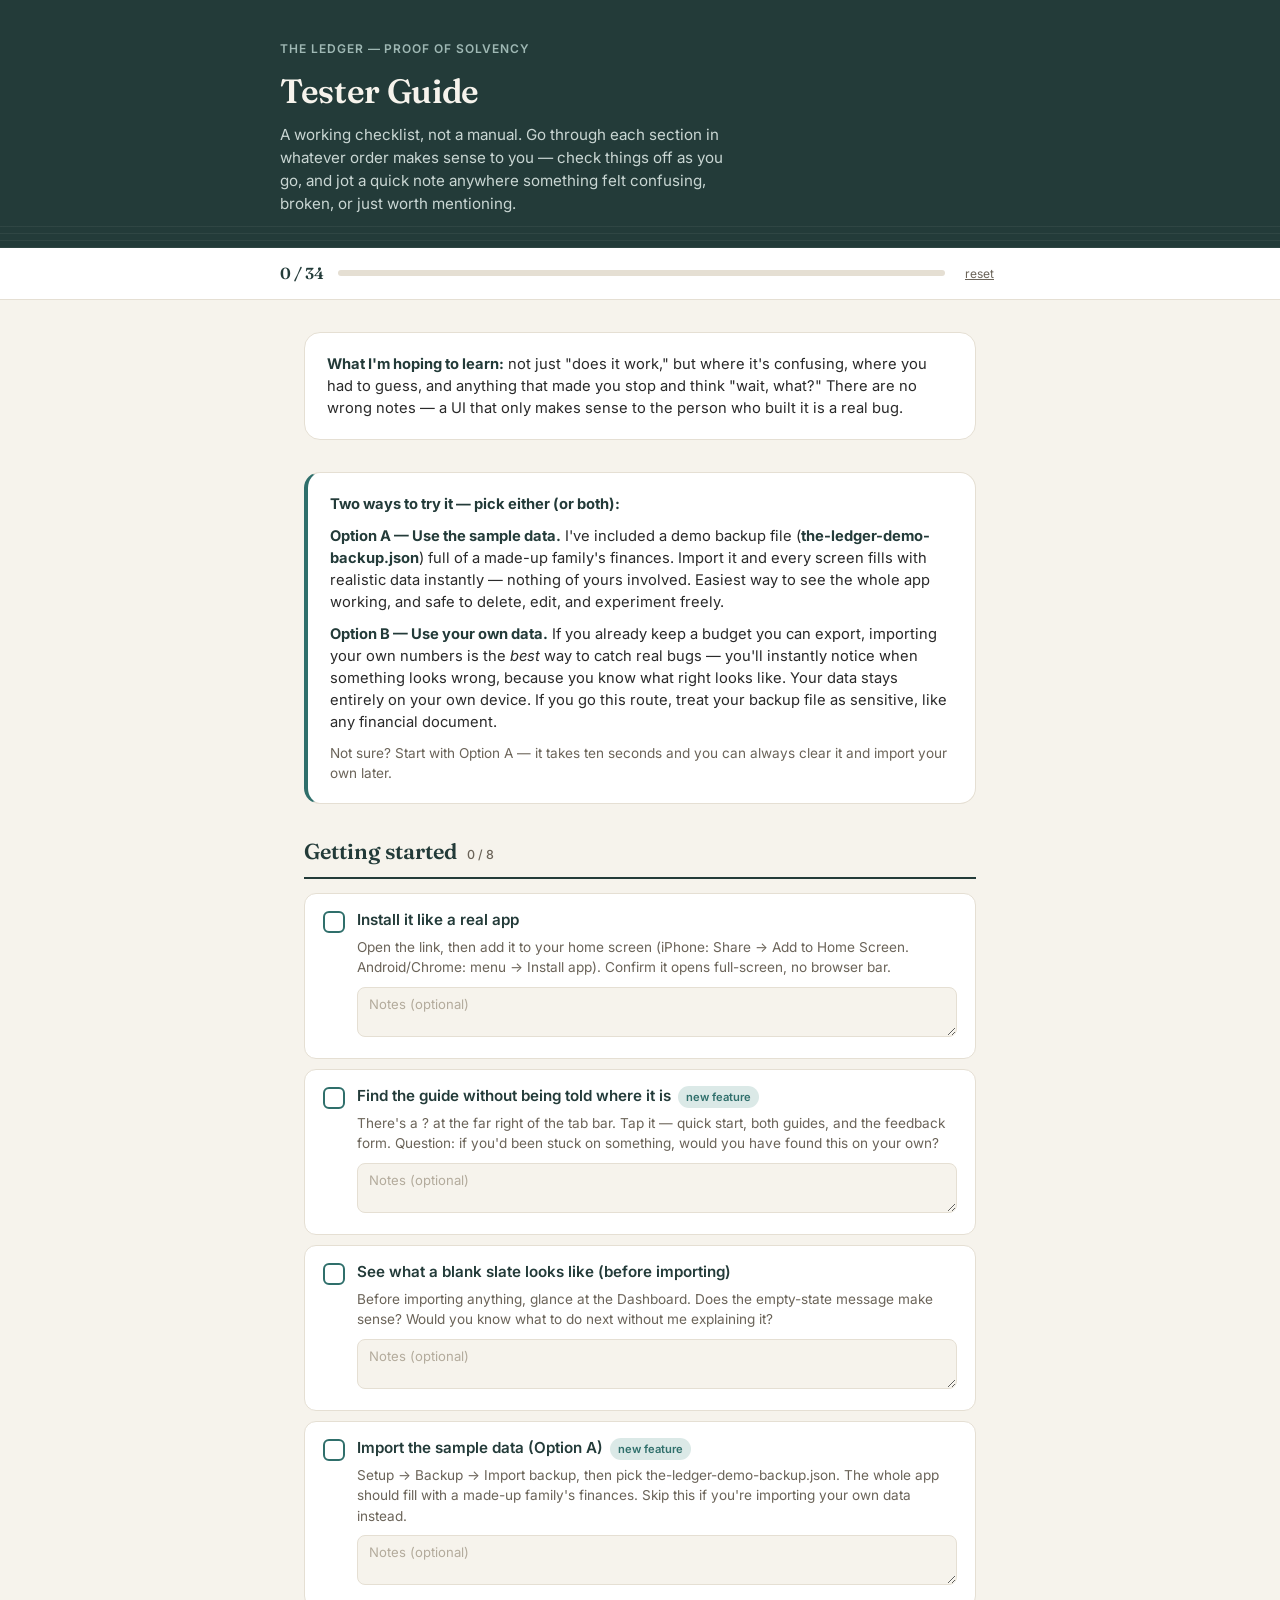
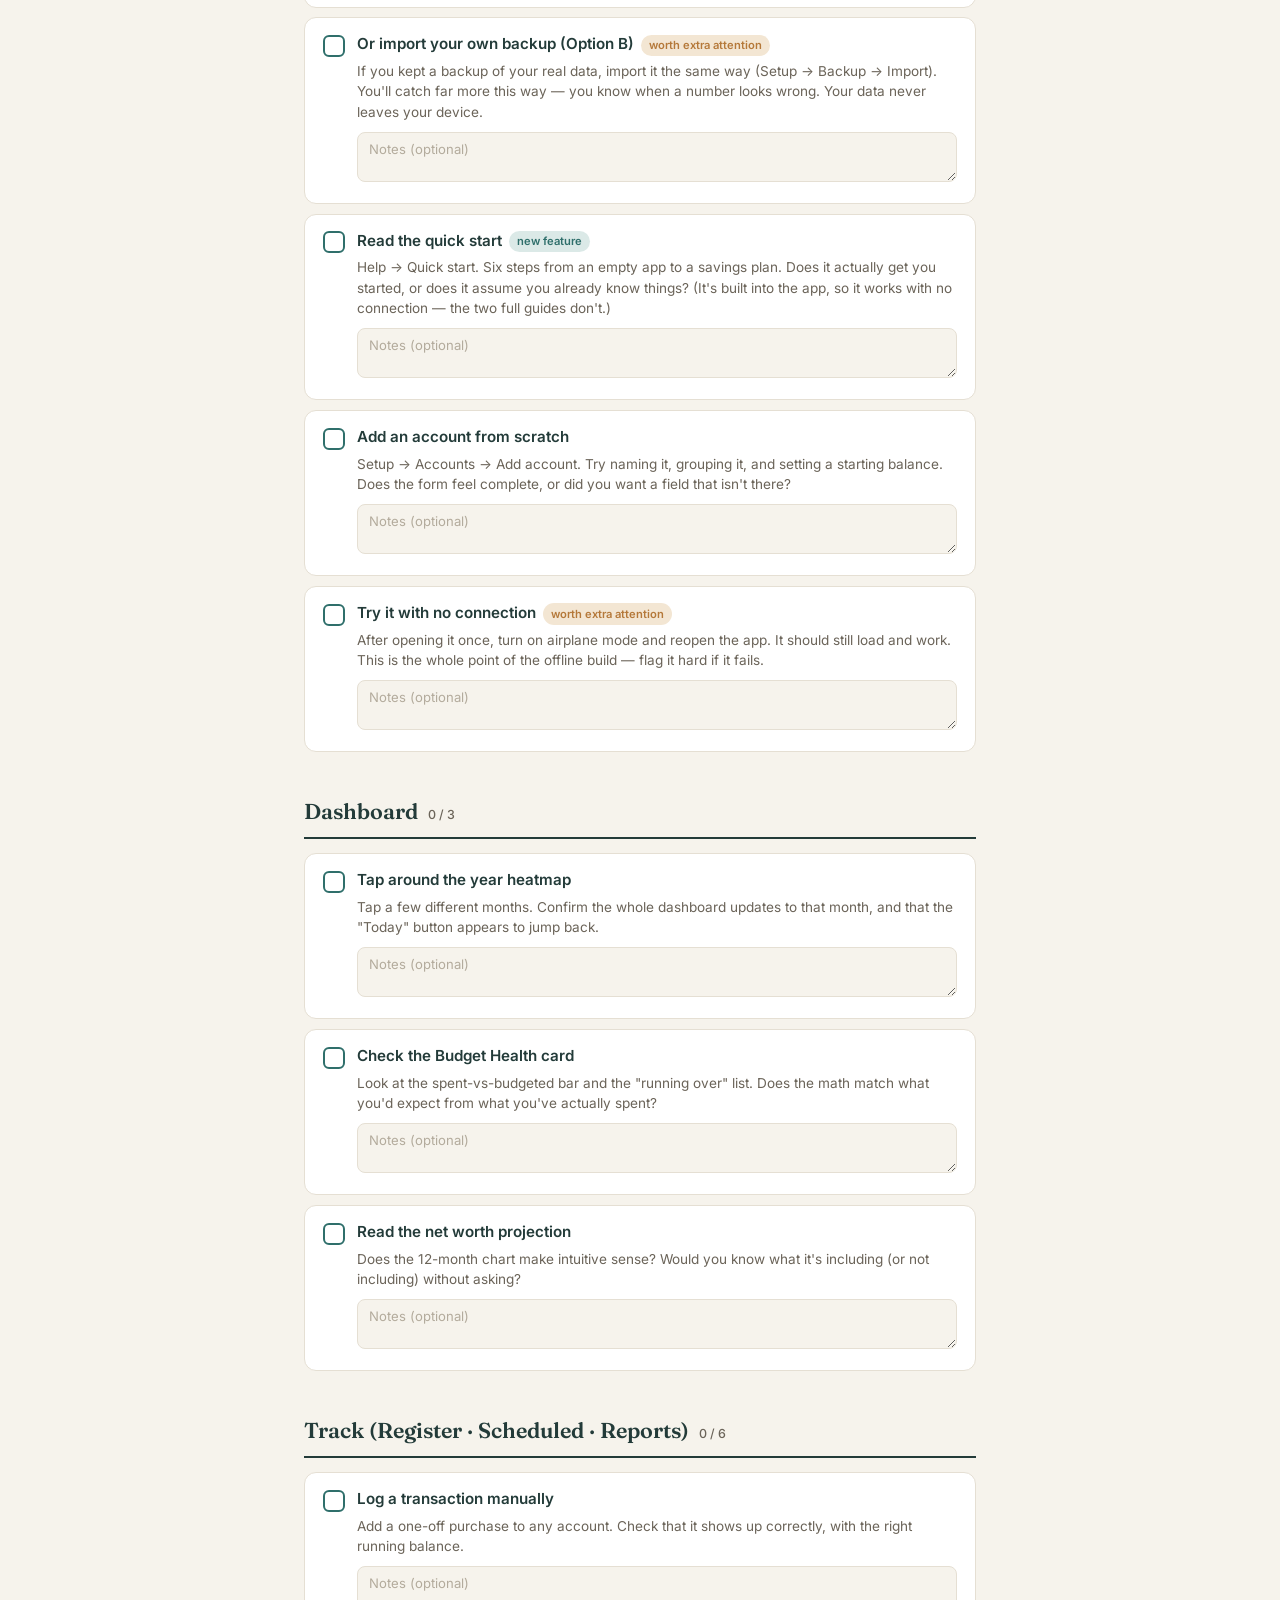
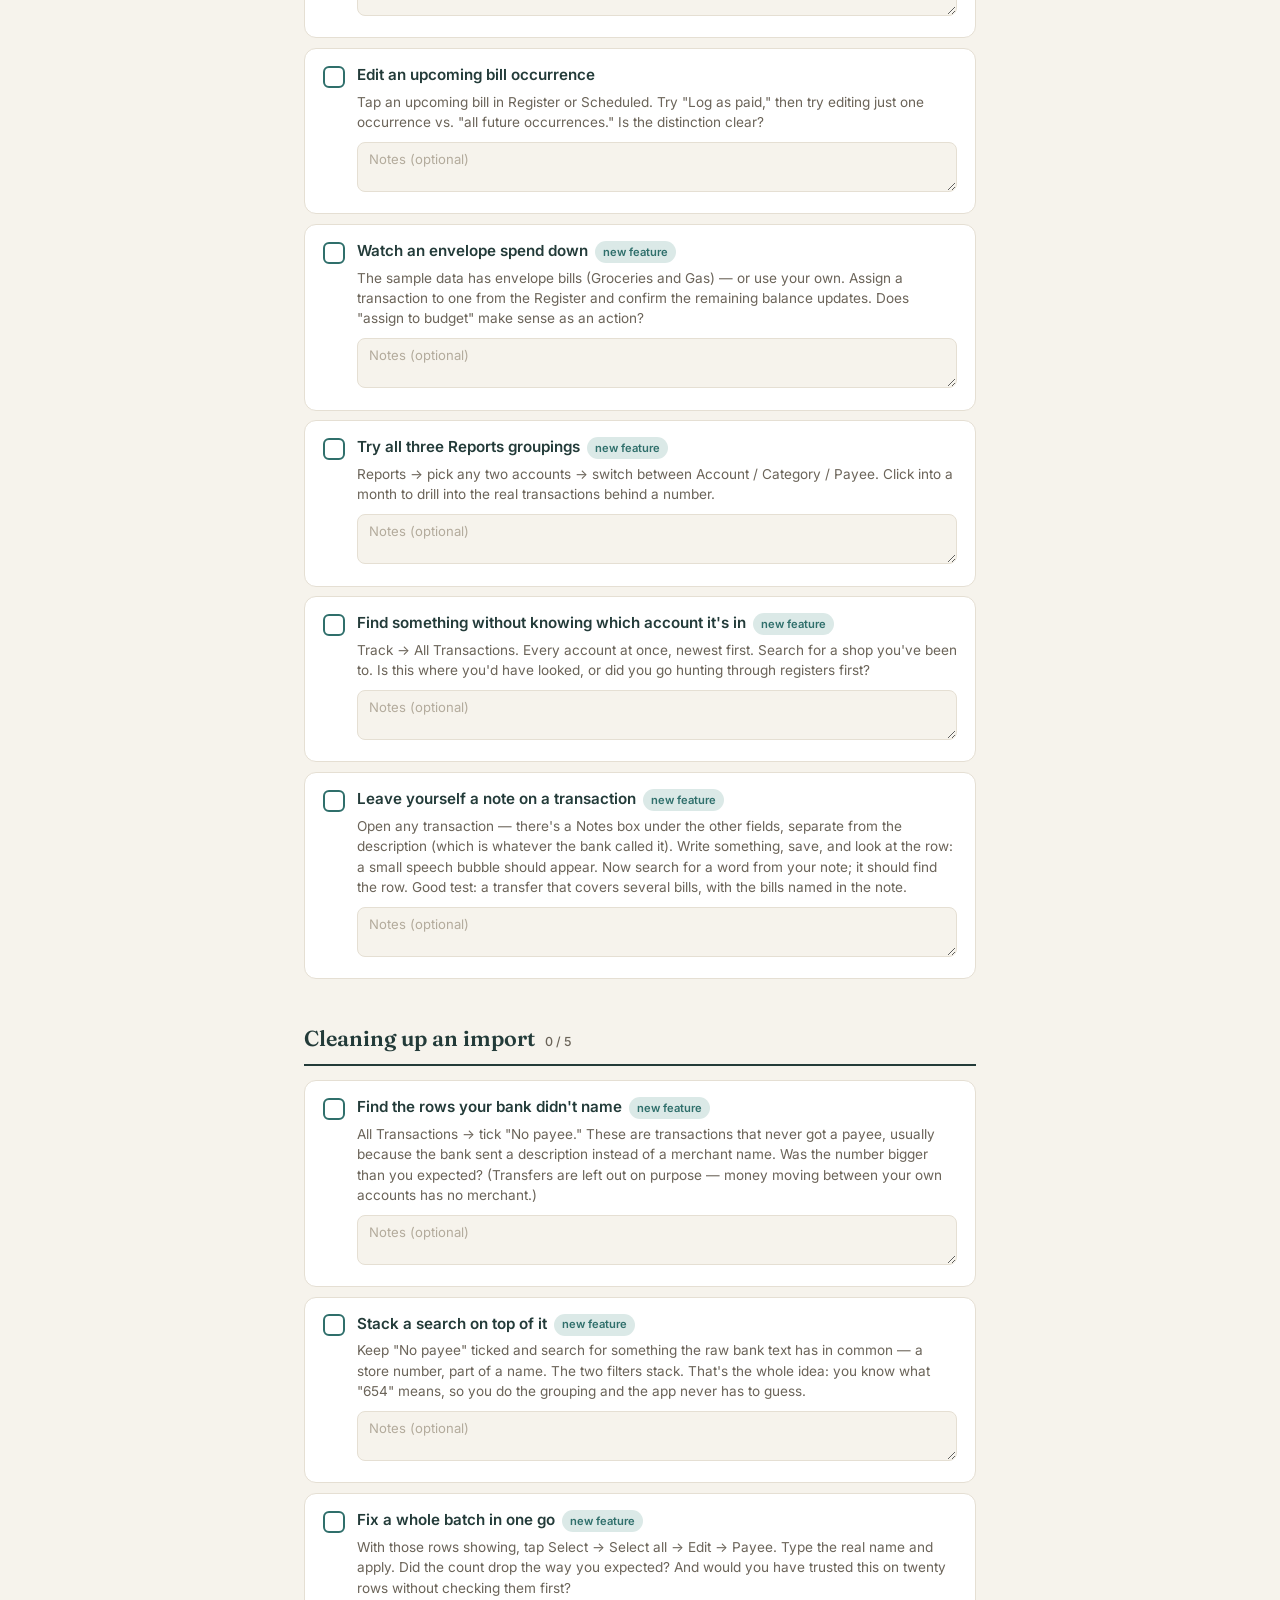
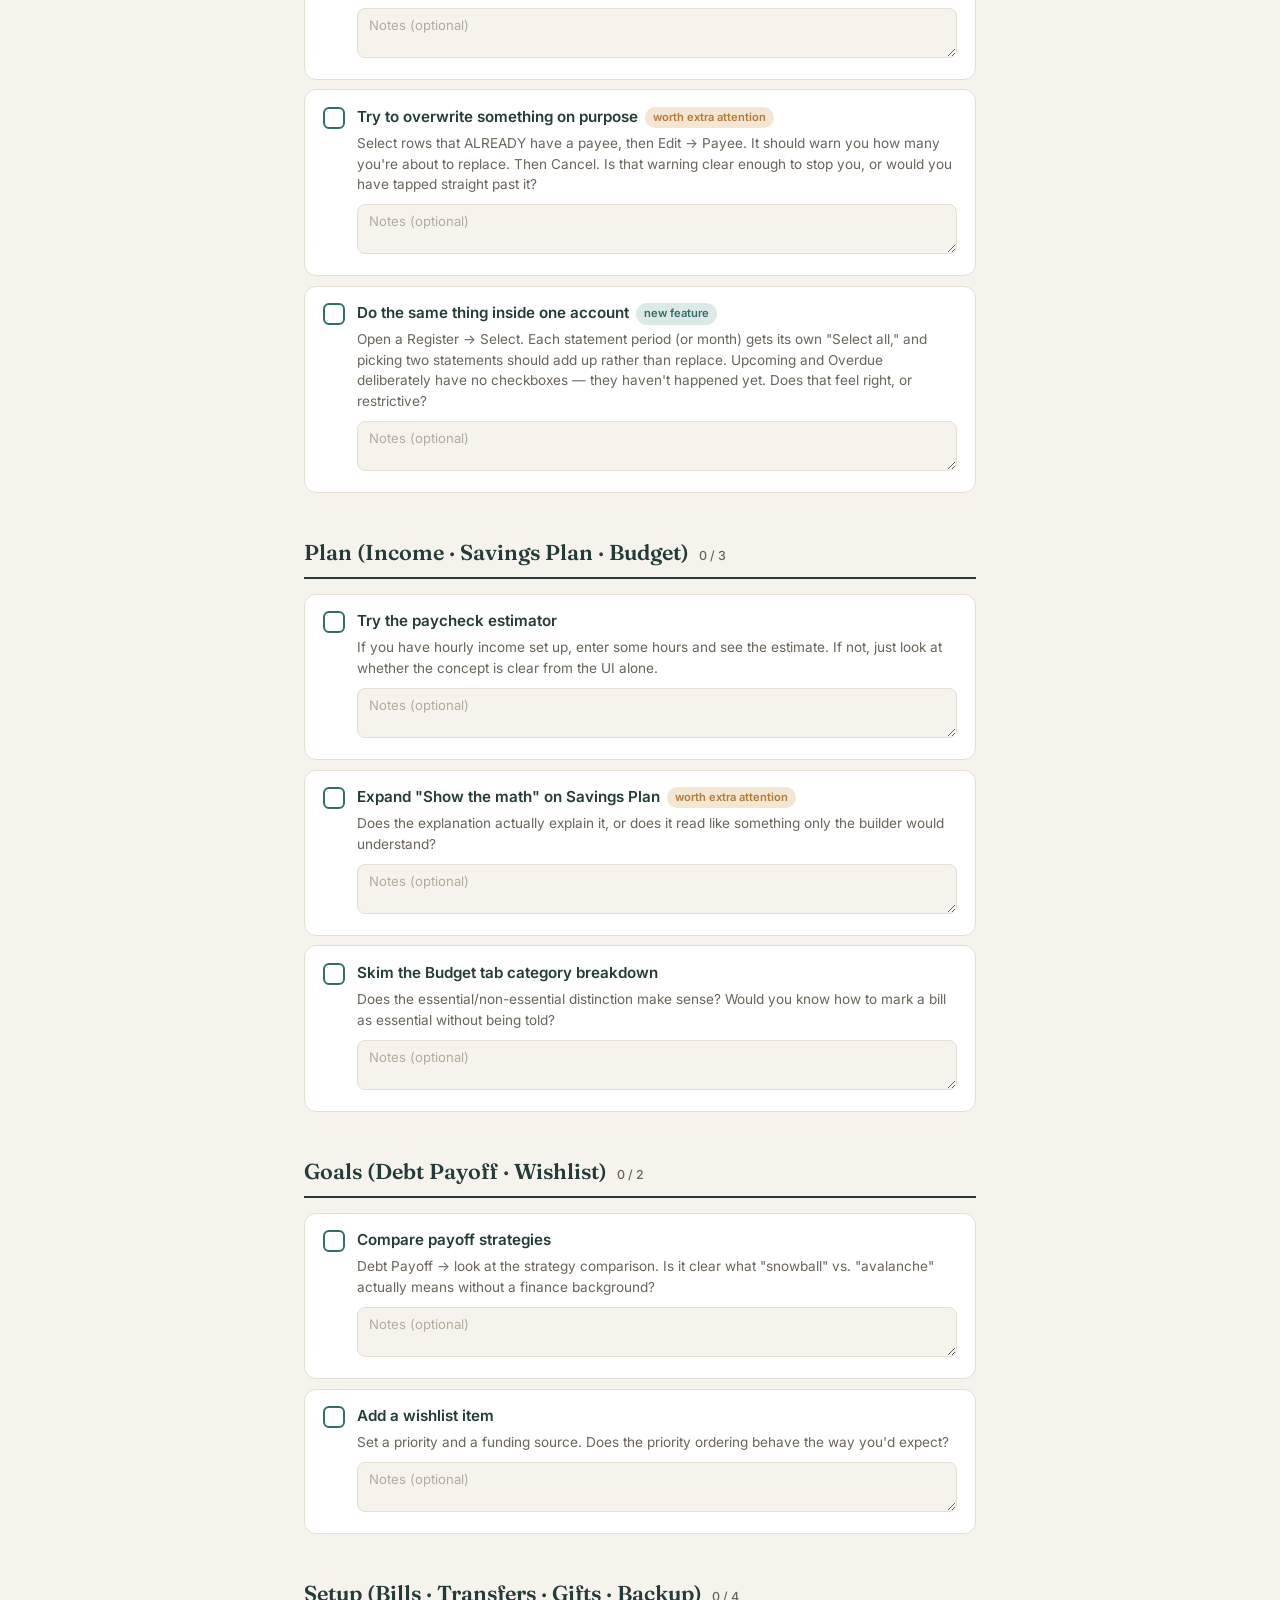
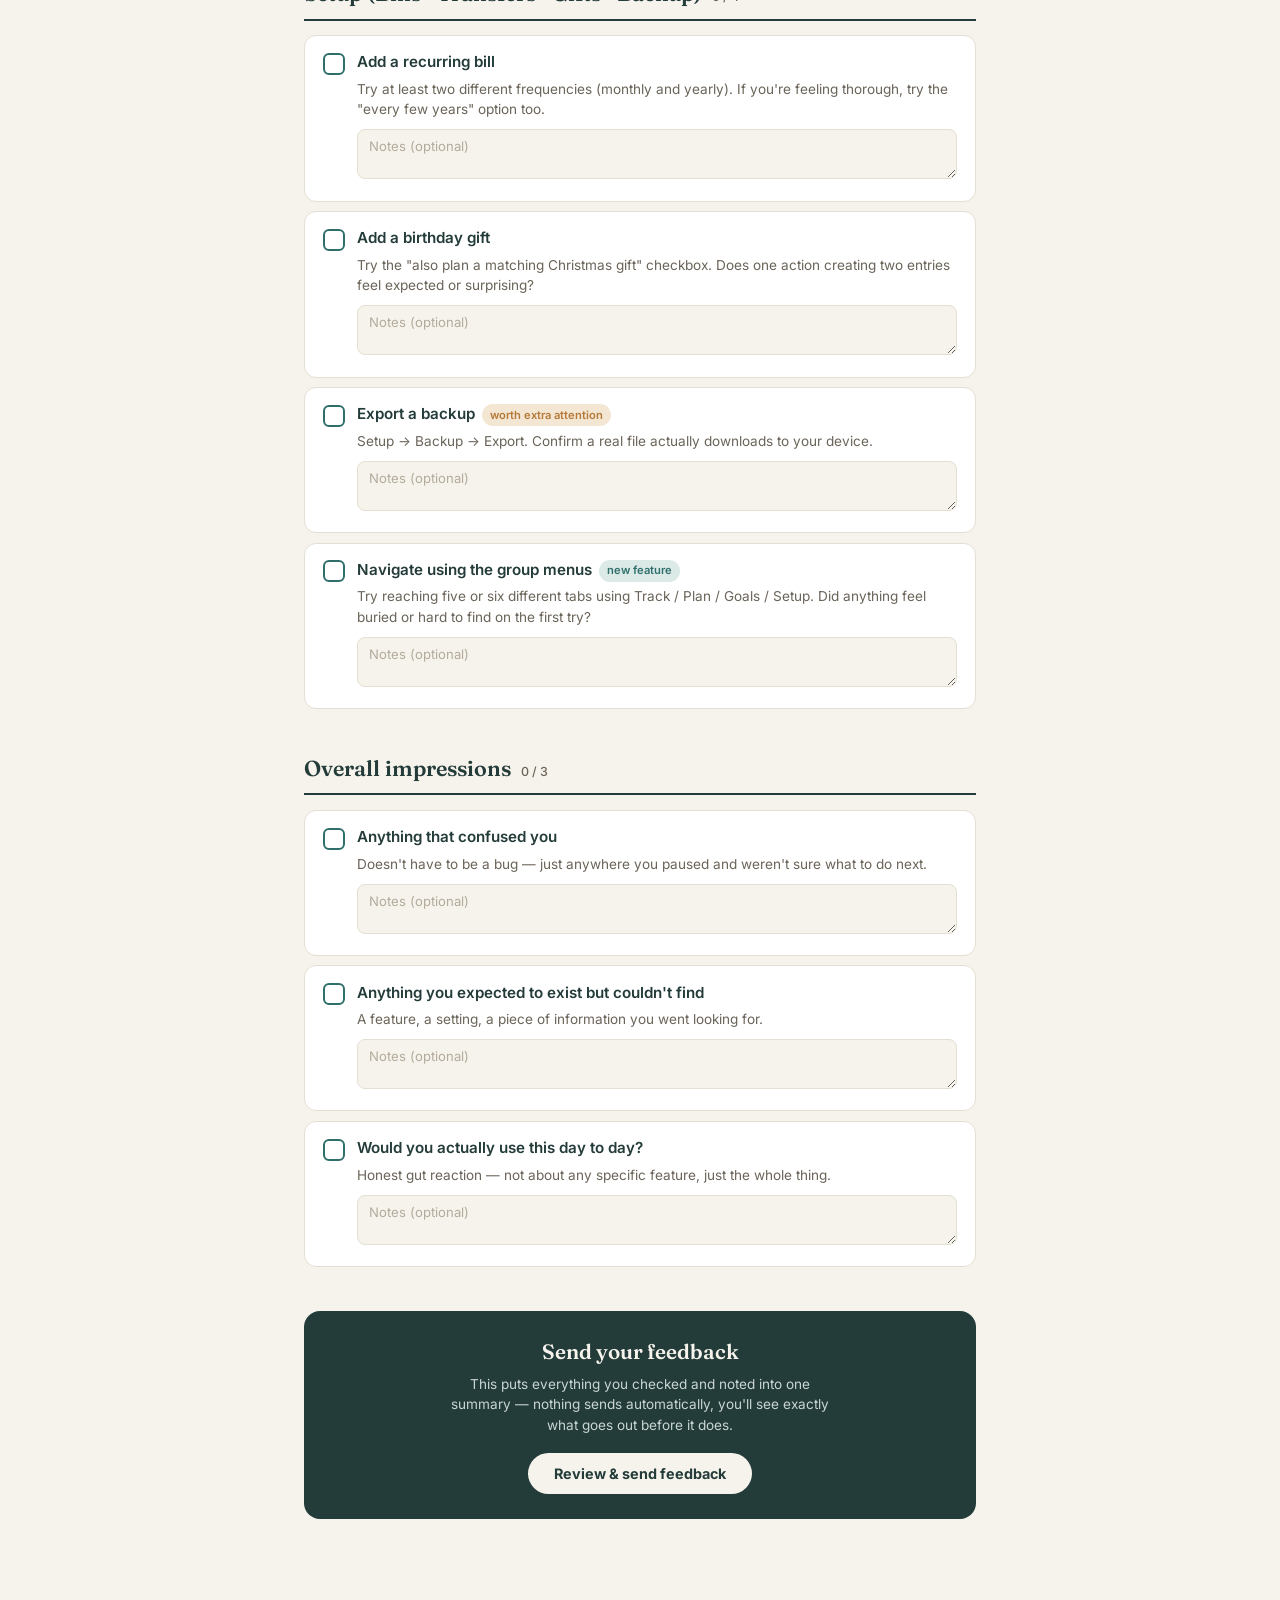
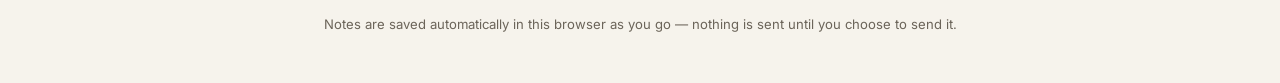
<file: tester-guide.html>
<!DOCTYPE html>
<html lang="en">
<head>
<meta charset="UTF-8" />
<meta name="viewport" content="width=device-width, initial-scale=1" />
<title>The Ledger — Tester Guide</title>
<link rel="preconnect" href="https://fonts.googleapis.com">
<link rel="preconnect" href="https://fonts.gstatic.com" crossorigin>
<link href="https://fonts.googleapis.com/css2?family=Fraunces:opsz,wght@9..144,400;9..144,500;9..144,600;9..144,700&family=Inter:wght@400;500;600;700&display=swap" rel="stylesheet">
<style>
  :root {
    --dark: #233b39;
    --brand: #2f6f6b;
    --cream: #f6f3ec;
    --paper: #ffffff;
    --rule: #e5dfd3;
    --ink: #2a2a2a;
    --ink-light: #6b6459;
    --flag: #b5793a;
    --danger: #a34d4d;
  }
  * { box-sizing: border-box; }
  body {
    margin: 0;
    background: var(--cream);
    color: var(--ink);
    font-family: 'Inter', -apple-system, sans-serif;
    line-height: 1.5;
  }
  .header {
    background: var(--dark);
    color: var(--cream);
    padding: 2.5rem 1.5rem 2rem;
    position: relative;
    overflow: hidden;
  }
  .header::after {
    content: "";
    position: absolute;
    left: 0; right: 0; bottom: 0;
    height: 28px;
    background-image: repeating-linear-gradient(to bottom, transparent 0, transparent 6px, rgba(246,243,236,0.06) 6px, rgba(246,243,236,0.06) 7px);
  }
  .header-inner { max-width: 720px; margin: 0 auto; }
  .eyebrow {
    font-size: 0.75rem;
    letter-spacing: 0.08em;
    text-transform: uppercase;
    color: #9fb8b4;
    margin: 0 0 0.5rem;
    font-weight: 600;
  }
  h1 {
    font-family: 'Fraunces', serif;
    font-weight: 600;
    font-size: 2.1rem;
    margin: 0 0 0.5rem;
    letter-spacing: -0.01em;
  }
  .header p.sub {
    margin: 0;
    color: #c9d6d3;
    font-size: 0.95rem;
    max-width: 46ch;
  }

  .tally-bar {
    position: sticky;
    top: 0;
    z-index: 10;
    background: var(--paper);
    border-bottom: 1px solid var(--rule);
    padding: 0.85rem 1.5rem;
  }
  .tally-inner {
    max-width: 720px;
    margin: 0 auto;
    display: flex;
    align-items: center;
    gap: 0.85rem;
  }
  .tally-count {
    font-family: 'Fraunces', serif;
    font-weight: 600;
    font-size: 1rem;
    color: var(--dark);
    white-space: nowrap;
  }
  .tally-track {
    flex: 1;
    height: 6px;
    background: var(--rule);
    border-radius: 4px;
    overflow: hidden;
  }
  .tally-fill {
    height: 100%;
    background: var(--brand);
    border-radius: 4px;
    transition: width 0.3s ease;
    width: 0%;
  }
  .reset-link {
    font-size: 0.75rem;
    color: var(--ink-light);
    text-decoration: underline;
    cursor: pointer;
    background: none;
    border: none;
    font-family: inherit;
    white-space: nowrap;
  }

  main { max-width: 720px; margin: 0 auto; padding: 2rem 1.5rem 4rem; }

  .intro {
    background: var(--paper);
    border: 1px solid var(--rule);
    border-radius: 16px;
    padding: 1.25rem 1.4rem;
    margin-bottom: 2rem;
    font-size: 0.92rem;
    color: var(--ink);
  }
  .intro b { color: var(--dark); }

  section.group { margin-bottom: 2.75rem; }
  .group-head {
    display: flex;
    align-items: baseline;
    gap: 0.6rem;
    margin-bottom: 0.9rem;
    padding-bottom: 0.5rem;
    border-bottom: 2px solid var(--dark);
  }
  .group-head h2 {
    font-family: 'Fraunces', serif;
    font-weight: 600;
    font-size: 1.35rem;
    color: var(--dark);
    margin: 0;
  }
  .group-head span.count {
    font-size: 0.78rem;
    color: var(--ink-light);
    font-weight: 500;
  }

  .item {
    background: var(--paper);
    border: 1px solid var(--rule);
    border-radius: 12px;
    padding: 0.95rem 1.1rem;
    margin-bottom: 0.6rem;
    display: flex;
    gap: 0.8rem;
    align-items: flex-start;
    transition: background 0.15s ease, border-color 0.15s ease;
  }
  .item.checked {
    background: #fbfaf6;
    border-color: var(--rule);
  }
  .item.checked .item-title { color: var(--ink-light); text-decoration: line-through; text-decoration-color: var(--rule); }

  .checkbox {
    flex-shrink: 0;
    width: 22px;
    height: 22px;
    border: 2px solid var(--brand);
    border-radius: 6px;
    margin-top: 0.1rem;
    cursor: pointer;
    position: relative;
    background: var(--paper);
  }
  .checkbox svg {
    position: absolute; inset: 0; margin: auto;
    width: 14px; height: 14px;
    opacity: 0;
    transform: scale(0.5);
    transition: opacity 0.15s ease, transform 0.15s ease;
  }
  .item.checked .checkbox { background: var(--brand); }
  .item.checked .checkbox svg { opacity: 1; transform: scale(1); }

  .item-body { flex: 1; }
  .item-title {
    font-weight: 600;
    font-size: 0.95rem;
    color: var(--dark);
    margin: 0 0 0.3rem;
    cursor: pointer;
  }
  .item-desc {
    font-size: 0.85rem;
    color: var(--ink-light);
    margin: 0;
  }
  .item-flag {
    display: inline-block;
    font-size: 0.7rem;
    font-weight: 600;
    padding: 0.15rem 0.5rem;
    border-radius: 20px;
    margin-left: 0.4rem;
    vertical-align: middle;
  }
  .item-flag.watch { background: #f3e6d3; color: var(--flag); }
  .item-flag.new { background: #dbe9e7; color: var(--brand); }

  .notes-field {
    margin-top: 0.6rem;
  }
  .notes-field textarea {
    width: 100%;
    border: 1px solid var(--rule);
    border-radius: 8px;
    padding: 0.5rem 0.65rem;
    font-family: inherit;
    font-size: 0.82rem;
    color: var(--ink);
    resize: vertical;
    min-height: 2.2rem;
    background: var(--cream);
  }
  .notes-field textarea::placeholder { color: #b3ab9c; }

  footer {
    text-align: center;
    padding: 2rem 1.5rem 3rem;
    color: var(--ink-light);
    font-size: 0.82rem;
  }
  footer a { color: var(--brand); }

  .send-section {
    background: var(--dark);
    border-radius: 16px;
    padding: 1.6rem 1.5rem;
    margin-top: 1rem;
    text-align: center;
  }
  .send-section h3 {
    font-family: 'Fraunces', serif;
    font-weight: 600;
    color: var(--cream);
    font-size: 1.3rem;
    margin: 0 0 0.4rem;
  }
  .send-section p {
    color: #c9d6d3;
    font-size: 0.85rem;
    margin: 0 0 1.1rem;
    max-width: 42ch;
    margin-left: auto;
    margin-right: auto;
  }
  .send-btn {
    background: var(--cream);
    color: var(--dark);
    border: none;
    border-radius: 30px;
    padding: 0.75rem 1.6rem;
    font-family: inherit;
    font-weight: 700;
    font-size: 0.9rem;
    cursor: pointer;
  }
  .send-btn:hover { background: #ffffff; }
  .summary-box {
    display: none;
    margin-top: 1.1rem;
    text-align: left;
  }
  .summary-box.visible { display: block; }
  .summary-box textarea {
    width: 100%;
    min-height: 220px;
    border-radius: 10px;
    border: none;
    padding: 0.9rem;
    font-family: 'Courier New', monospace;
    font-size: 0.76rem;
    line-height: 1.5;
    color: var(--ink);
    background: var(--cream);
    resize: vertical;
  }
  .summary-actions {
    display: flex;
    gap: 0.6rem;
    margin-top: 0.7rem;
    flex-wrap: wrap;
  }
  .summary-actions button, .summary-actions a {
    flex: 1;
    min-width: 140px;
    text-align: center;
    background: var(--brand);
    color: var(--cream);
    border: none;
    border-radius: 8px;
    padding: 0.6rem 0.9rem;
    font-family: inherit;
    font-weight: 600;
    font-size: 0.82rem;
    cursor: pointer;
    text-decoration: none;
    display: inline-block;
  }
  .summary-actions .copied { background: #4d8a86; }
  .summary-hint {
    color: #9fb8b4;
    font-size: 0.75rem;
    margin-top: 0.6rem;
  }

  @media (max-width: 480px) {
    h1 { font-size: 1.7rem; }
    .header { padding: 2rem 1.25rem 1.75rem; }
    main { padding: 1.5rem 1.1rem 3rem; }
  }
</style>
</head>
<body>

<div class="header">
  <div class="header-inner">
    <p class="eyebrow">The Ledger — Proof of Solvency</p>
    <h1>Tester Guide</h1>
    <p class="sub">A working checklist, not a manual. Go through each section in whatever order makes sense to you — check things off as you go, and jot a quick note anywhere something felt confusing, broken, or just worth mentioning.</p>
  </div>
</div>

<div class="tally-bar">
  <div class="tally-inner">
    <span class="tally-count" id="tallyCount">0 / 0</span>
    <div class="tally-track"><div class="tally-fill" id="tallyFill"></div></div>
    <button class="reset-link" id="resetBtn">reset</button>
  </div>
</div>

<main>
  <div class="intro">
    <b>What I'm hoping to learn:</b> not just "does it work," but where it's confusing, where you had to guess, and anything that made you stop and think "wait, what?" There are no wrong notes — a UI that only makes sense to the person who built it is a real bug.
  </div>

  <div class="intro" style="border-left:4px solid var(--brand);">
    <b>Two ways to try it — pick either (or both):</b>
    <p style="margin:0.6rem 0 0;"><b>Option A — Use the sample data.</b> I've included a demo backup file (<b>the-ledger-demo-backup.json</b>) full of a made-up family's finances. Import it and every screen fills with realistic data instantly — nothing of yours involved. Easiest way to see the whole app working, and safe to delete, edit, and experiment freely.</p>
    <p style="margin:0.6rem 0 0;"><b>Option B — Use your own data.</b> If you already keep a budget you can export, importing your own numbers is the <i>best</i> way to catch real bugs — you'll instantly notice when something looks wrong, because you know what right looks like. Your data stays entirely on your own device. If you go this route, treat your backup file as sensitive, like any financial document.</p>
    <p style="margin:0.6rem 0 0;color:var(--ink-light);font-size:0.85rem;">Not sure? Start with Option A — it takes ten seconds and you can always clear it and import your own later.</p>
  </div>

  <div id="checklist"></div>

  <div class="send-section">
    <h3>Send your feedback</h3>
    <p>This puts everything you checked and noted into one summary — nothing sends automatically, you'll see exactly what goes out before it does.</p>
    <button class="send-btn" id="reviewBtn">Review &amp; send feedback</button>

    <div class="summary-box" id="summaryBox">
      <textarea id="summaryText" readonly></textarea>
      <div class="summary-actions">
        <a id="mailtoBtn" href="#">Open in email app</a>
        <button id="copyBtn">Copy text</button>
      </div>
      <p class="summary-hint">If "Open in email app" doesn't do anything on your device, use Copy text and paste it into an email yourself — either way, it's going to <b>newappfeedback@gmail.com</b>.</p>
    </div>
  </div>
</main>

<footer>
  Notes are saved automatically in this browser as you go — nothing is sent until you choose to send it.
</footer>

<script>
const CHECKLIST = [
  {
    group: "Getting started",
    items: [
      {
        id: "install",
        title: "Install it like a real app",
        desc: "Open the link, then add it to your home screen (iPhone: Share → Add to Home Screen. Android/Chrome: menu → Install app). Confirm it opens full-screen, no browser bar.",
      },
      {
        id: "help-tab",
        title: "Find the guide without being told where it is",
        desc: "There's a ? at the far right of the tab bar. Tap it — quick start, both guides, and the feedback form. Question: if you'd been stuck on something, would you have found this on your own?",
        flag: "new",
      },
      {
        id: "empty-state",
        title: "See what a blank slate looks like (before importing)",
        desc: "Before importing anything, glance at the Dashboard. Does the empty-state message make sense? Would you know what to do next without me explaining it?",
      },
      {
        id: "import-demo",
        title: "Import the sample data (Option A)",
        desc: "Setup → Backup → Import backup, then pick the-ledger-demo-backup.json. The whole app should fill with a made-up family's finances. Skip this if you're importing your own data instead.",
        flag: "new",
      },
      {
        id: "import-own",
        title: "Or import your own backup (Option B)",
        desc: "If you kept a backup of your real data, import it the same way (Setup → Backup → Import). You'll catch far more this way — you know when a number looks wrong. Your data never leaves your device.",
        flag: "watch",
      },
      {
        id: "quickstart",
        title: "Read the quick start",
        desc: "Help → Quick start. Six steps from an empty app to a savings plan. Does it actually get you started, or does it assume you already know things? (It's built into the app, so it works with no connection — the two full guides don't.)",
        flag: "new",
      },
      {
        id: "add-account",
        title: "Add an account from scratch",
        desc: "Setup → Accounts → Add account. Try naming it, grouping it, and setting a starting balance. Does the form feel complete, or did you want a field that isn't there?",
      },
      {
        id: "offline",
        title: "Try it with no connection",
        desc: "After opening it once, turn on airplane mode and reopen the app. It should still load and work. This is the whole point of the offline build — flag it hard if it fails.",
        flag: "watch",
      },
    ],
  },
  {
    group: "Dashboard",
    items: [
      {
        id: "heatmap",
        title: "Tap around the year heatmap",
        desc: "Tap a few different months. Confirm the whole dashboard updates to that month, and that the \"Today\" button appears to jump back.",
      },
      {
        id: "budget-health",
        title: "Check the Budget Health card",
        desc: "Look at the spent-vs-budgeted bar and the \"running over\" list. Does the math match what you'd expect from what you've actually spent?",
      },
      {
        id: "networth-chart",
        title: "Read the net worth projection",
        desc: "Does the 12-month chart make intuitive sense? Would you know what it's including (or not including) without asking?",
      },
    ],
  },
  {
    group: "Track (Register · Scheduled · Reports)",
    items: [
      {
        id: "add-transaction",
        title: "Log a transaction manually",
        desc: "Add a one-off purchase to any account. Check that it shows up correctly, with the right running balance.",
      },
      {
        id: "edit-occurrence",
        title: "Edit an upcoming bill occurrence",
        desc: "Tap an upcoming bill in Register or Scheduled. Try \"Log as paid,\" then try editing just one occurrence vs. \"all future occurrences.\" Is the distinction clear?",
      },
      {
        id: "envelope",
        title: "Watch an envelope spend down",
        desc: "The sample data has envelope bills (Groceries and Gas) — or use your own. Assign a transaction to one from the Register and confirm the remaining balance updates. Does \"assign to budget\" make sense as an action?",
        flag: "new",
      },
      {
        id: "reports-groupby",
        title: "Try all three Reports groupings",
        desc: "Reports → pick any two accounts → switch between Account / Category / Payee. Click into a month to drill into the real transactions behind a number.",
        flag: "new",
      },
      {
        id: "alltxns",
        title: "Find something without knowing which account it's in",
        desc: "Track → All Transactions. Every account at once, newest first. Search for a shop you've been to. Is this where you'd have looked, or did you go hunting through registers first?",
        flag: "new",
      },
      {
        id: "notes",
        title: "Leave yourself a note on a transaction",
        desc: "Open any transaction — there's a Notes box under the other fields, separate from the description (which is whatever the bank called it). Write something, save, and look at the row: a small speech bubble should appear. Now search for a word from your note; it should find the row. Good test: a transfer that covers several bills, with the bills named in the note.",
        flag: "new",
      },
    ],
  },
  {
    group: "Cleaning up an import",
    items: [
      {
        id: "nopayee-filter",
        title: "Find the rows your bank didn't name",
        desc: "All Transactions → tick \"No payee.\" These are transactions that never got a payee, usually because the bank sent a description instead of a merchant name. Was the number bigger than you expected? (Transfers are left out on purpose — money moving between your own accounts has no merchant.)",
        flag: "new",
      },
      {
        id: "search-plus-filter",
        title: "Stack a search on top of it",
        desc: "Keep \"No payee\" ticked and search for something the raw bank text has in common — a store number, part of a name. The two filters stack. That's the whole idea: you know what \"654\" means, so you do the grouping and the app never has to guess.",
        flag: "new",
      },
      {
        id: "bulk-edit",
        title: "Fix a whole batch in one go",
        desc: "With those rows showing, tap Select → Select all → Edit → Payee. Type the real name and apply. Did the count drop the way you expected? And would you have trusted this on twenty rows without checking them first?",
        flag: "new",
      },
      {
        id: "bulk-warning",
        title: "Try to overwrite something on purpose",
        desc: "Select rows that ALREADY have a payee, then Edit → Payee. It should warn you how many you're about to replace. Then Cancel. Is that warning clear enough to stop you, or would you have tapped straight past it?",
        flag: "watch",
      },
      {
        id: "bulk-register",
        title: "Do the same thing inside one account",
        desc: "Open a Register → Select. Each statement period (or month) gets its own \"Select all,\" and picking two statements should add up rather than replace. Upcoming and Overdue deliberately have no checkboxes — they haven't happened yet. Does that feel right, or restrictive?",
        flag: "new",
      },
    ],
  },
  {
    group: "Plan (Income · Savings Plan · Budget)",
    items: [
      {
        id: "paycheck-estimator",
        title: "Try the paycheck estimator",
        desc: "If you have hourly income set up, enter some hours and see the estimate. If not, just look at whether the concept is clear from the UI alone.",
      },
      {
        id: "savings-plan-math",
        title: "Expand \"Show the math\" on Savings Plan",
        desc: "Does the explanation actually explain it, or does it read like something only the builder would understand?",
        flag: "watch",
      },
      {
        id: "budget-tab",
        title: "Skim the Budget tab category breakdown",
        desc: "Does the essential/non-essential distinction make sense? Would you know how to mark a bill as essential without being told?",
      },
    ],
  },
  {
    group: "Goals (Debt Payoff · Wishlist)",
    items: [
      {
        id: "strategy-compare",
        title: "Compare payoff strategies",
        desc: "Debt Payoff → look at the strategy comparison. Is it clear what \"snowball\" vs. \"avalanche\" actually means without a finance background?",
      },
      {
        id: "wishlist-add",
        title: "Add a wishlist item",
        desc: "Set a priority and a funding source. Does the priority ordering behave the way you'd expect?",
      },
    ],
  },
  {
    group: "Setup (Bills · Transfers · Gifts · Backup)",
    items: [
      {
        id: "add-bill",
        title: "Add a recurring bill",
        desc: "Try at least two different frequencies (monthly and yearly). If you're feeling thorough, try the \"every few years\" option too.",
      },
      {
        id: "add-gift",
        title: "Add a birthday gift",
        desc: "Try the \"also plan a matching Christmas gift\" checkbox. Does one action creating two entries feel expected or surprising?",
      },
      {
        id: "backup-export",
        title: "Export a backup",
        desc: "Setup → Backup → Export. Confirm a real file actually downloads to your device.",
        flag: "watch",
      },
      {
        id: "nav-groups",
        title: "Navigate using the group menus",
        desc: "Try reaching five or six different tabs using Track / Plan / Goals / Setup. Did anything feel buried or hard to find on the first try?",
        flag: "new",
      },
    ],
  },
  {
    group: "Overall impressions",
    items: [
      {
        id: "confusing",
        title: "Anything that confused you",
        desc: "Doesn't have to be a bug — just anywhere you paused and weren't sure what to do next.",
      },
      {
        id: "missing",
        title: "Anything you expected to exist but couldn't find",
        desc: "A feature, a setting, a piece of information you went looking for.",
      },
      {
        id: "would-use",
        title: "Would you actually use this day to day?",
        desc: "Honest gut reaction — not about any specific feature, just the whole thing.",
      },
    ],
  },
];

const STORAGE_KEY = "ledger-tester-guide-v3";

function loadState() {
  try {
    return JSON.parse(localStorage.getItem(STORAGE_KEY)) || {};
  } catch (e) {
    return {};
  }
}
function saveState(state) {
  localStorage.setItem(STORAGE_KEY, JSON.stringify(state));
}

let state = loadState();

function render() {
  const listEl = document.getElementById("checklist");
  listEl.innerHTML = "";
  let total = 0, done = 0;

  CHECKLIST.forEach(group => {
    const section = document.createElement("section");
    section.className = "group";

    const head = document.createElement("div");
    head.className = "group-head";
    const groupDone = group.items.filter(i => state[i.id]?.checked).length;
    head.innerHTML = `<h2>${group.group}</h2><span class="count">${groupDone} / ${group.items.length}</span>`;
    section.appendChild(head);

    group.items.forEach(item => {
      total++;
      const entry = state[item.id] || { checked: false, note: "" };
      if (entry.checked) done++;

      const el = document.createElement("div");
      el.className = "item" + (entry.checked ? " checked" : "");

      const flagHtml = item.flag === "watch"
        ? '<span class="item-flag watch">worth extra attention</span>'
        : item.flag === "new"
        ? '<span class="item-flag new">new feature</span>'
        : "";

      el.innerHTML = `
        <div class="checkbox" data-id="${item.id}">
          <svg viewBox="0 0 24 24" fill="none" stroke="white" stroke-width="3" stroke-linecap="round" stroke-linejoin="round"><polyline points="20 6 9 17 4 12"></polyline></svg>
        </div>
        <div class="item-body">
          <p class="item-title" data-id="${item.id}">${item.title}${flagHtml}</p>
          <p class="item-desc">${item.desc}</p>
          <div class="notes-field">
            <textarea placeholder="Notes (optional)" data-id="${item.id}">${entry.note || ""}</textarea>
          </div>
        </div>
      `;
      section.appendChild(el);
    });

    listEl.appendChild(section);
  });

  document.querySelectorAll(".checkbox, .item-title").forEach(el => {
    el.addEventListener("click", () => toggleItem(el.dataset.id));
  });
  document.querySelectorAll(".notes-field textarea").forEach(el => {
    el.addEventListener("input", () => {
      const id = el.dataset.id;
      state[id] = state[id] || { checked: false, note: "" };
      state[id].note = el.value;
      saveState(state);
    });
  });

  document.getElementById("tallyCount").textContent = `${done} / ${total}`;
  document.getElementById("tallyFill").style.width = total ? `${(done / total) * 100}%` : "0%";
}

function toggleItem(id) {
  state[id] = state[id] || { checked: false, note: "" };
  state[id].checked = !state[id].checked;
  saveState(state);
  render();
}

document.getElementById("resetBtn").addEventListener("click", () => {
  if (confirm("Clear all checked items and notes?")) {
    state = {};
    saveState(state);
    render();
  }
});

const FEEDBACK_EMAIL = "newappfeedback@gmail.com";
const MAILTO_SAFE_LIMIT = 1600; // conservative — mailto: URLs get unreliable well before browsers' hard caps

function buildSummary() {
  const lines = [];
  let total = 0, done = 0;
  CHECKLIST.forEach(g => { total += g.items.length; });
  Object.values(state).forEach(e => { if (e.checked) done++; });

  lines.push(`The Ledger — Tester Feedback (${done}/${total} tried)`);
  lines.push(new Date().toLocaleDateString(undefined, { year: "numeric", month: "long", day: "numeric" }));
  lines.push("");

  CHECKLIST.forEach(group => {
    lines.push(`— ${group.group} —`);
    group.items.forEach(item => {
      const entry = state[item.id] || { checked: false, note: "" };
      lines.push(`[${entry.checked ? "x" : " "}] ${item.title}`);
      if (entry.note && entry.note.trim()) {
        lines.push(`    note: ${entry.note.trim()}`);
      }
    });
    lines.push("");
  });

  return lines.join("\n").trim();
}

function showSummary() {
  const text = buildSummary();
  document.getElementById("summaryText").value = text;
  document.getElementById("summaryBox").classList.add("visible");

  const subject = encodeURIComponent("The Ledger — Tester Feedback");
  const body = encodeURIComponent(text);
  const mailtoBtn = document.getElementById("mailtoBtn");

  if (body.length > MAILTO_SAFE_LIMIT) {
    mailtoBtn.href = `mailto:${FEEDBACK_EMAIL}?subject=${subject}`;
    mailtoBtn.textContent = "Open email app (paste text below)";
  } else {
    mailtoBtn.href = `mailto:${FEEDBACK_EMAIL}?subject=${subject}&body=${body}`;
    mailtoBtn.textContent = "Open in email app";
  }

  document.getElementById("summaryBox").scrollIntoView({ behavior: "smooth", block: "nearest" });
}

document.getElementById("reviewBtn").addEventListener("click", showSummary);

document.getElementById("copyBtn").addEventListener("click", async () => {
  const textarea = document.getElementById("summaryText");
  const btn = document.getElementById("copyBtn");
  try {
    await navigator.clipboard.writeText(textarea.value);
  } catch (e) {
    textarea.select();
    document.execCommand("copy");
  }
  const original = btn.textContent;
  btn.textContent = "Copied!";
  btn.classList.add("copied");
  setTimeout(() => { btn.textContent = original; btn.classList.remove("copied"); }, 1800);
});

render();
</script>

</body>
</html>
</file>
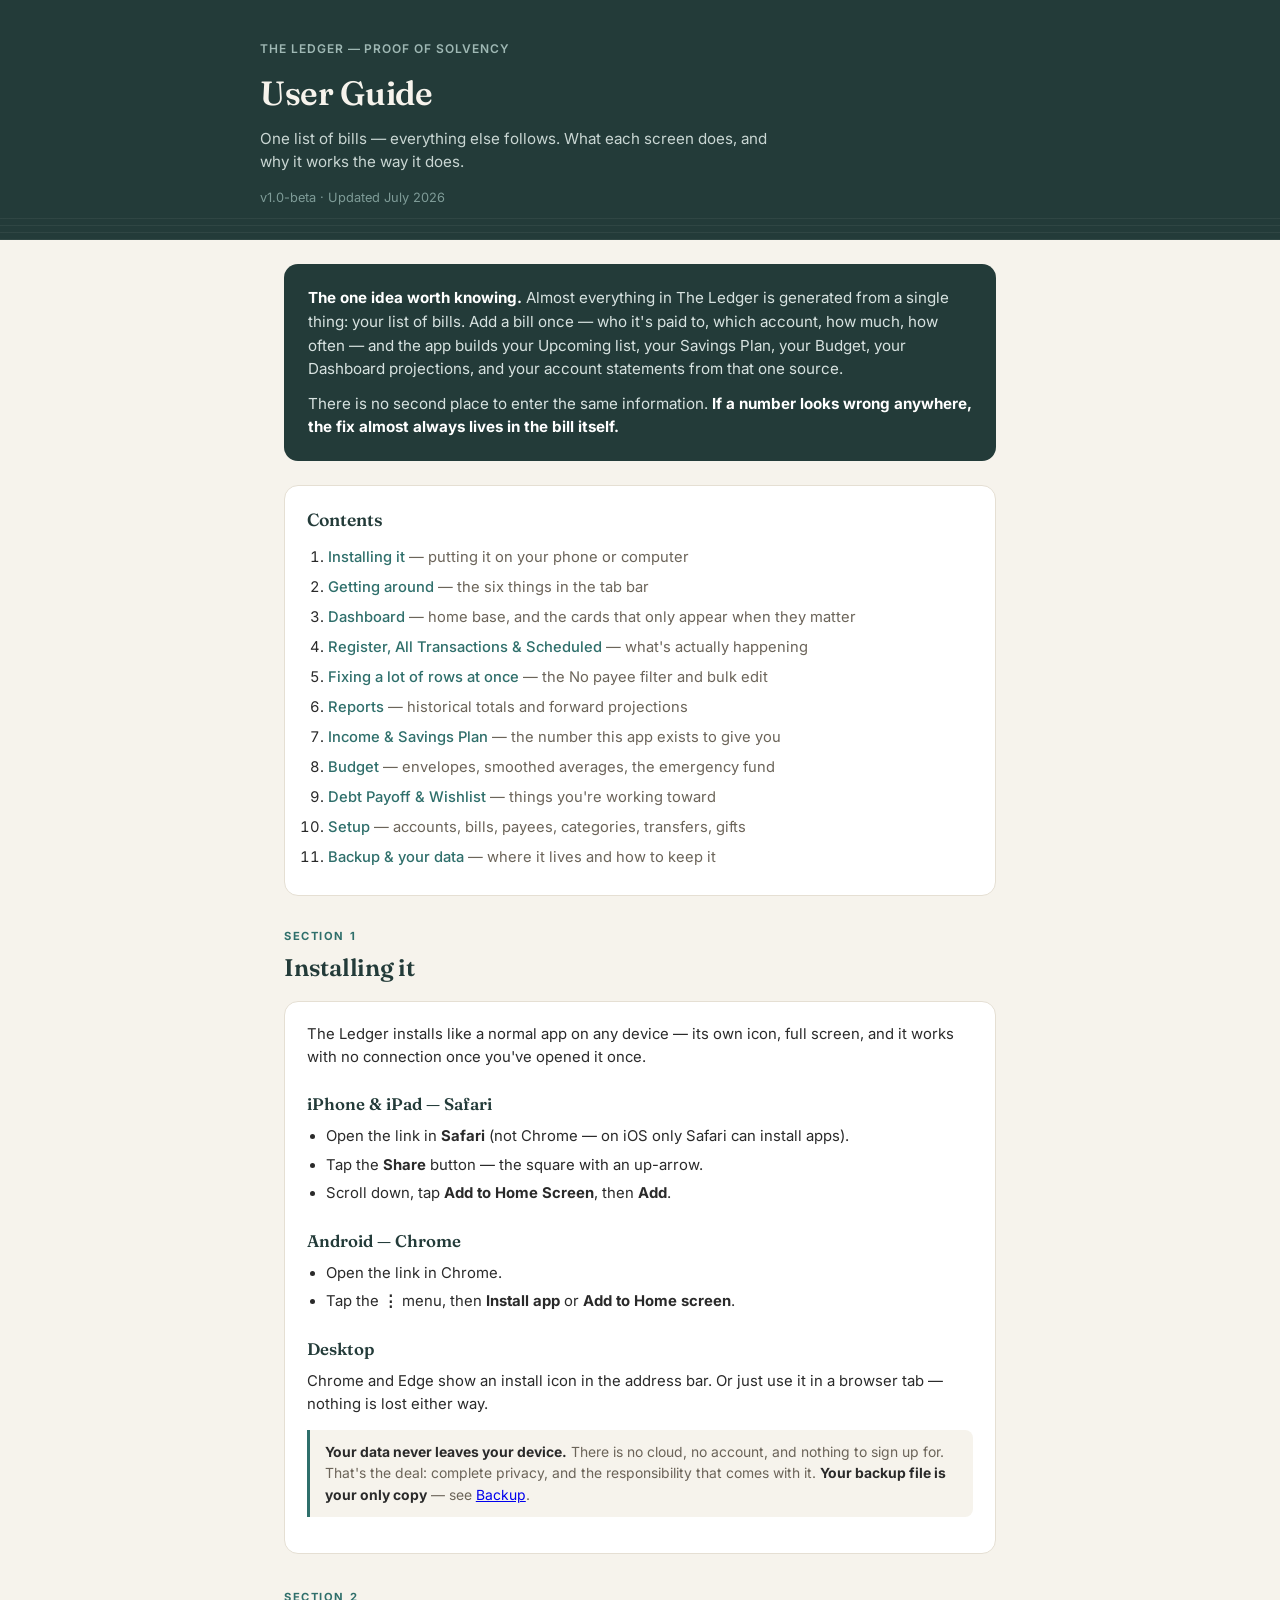
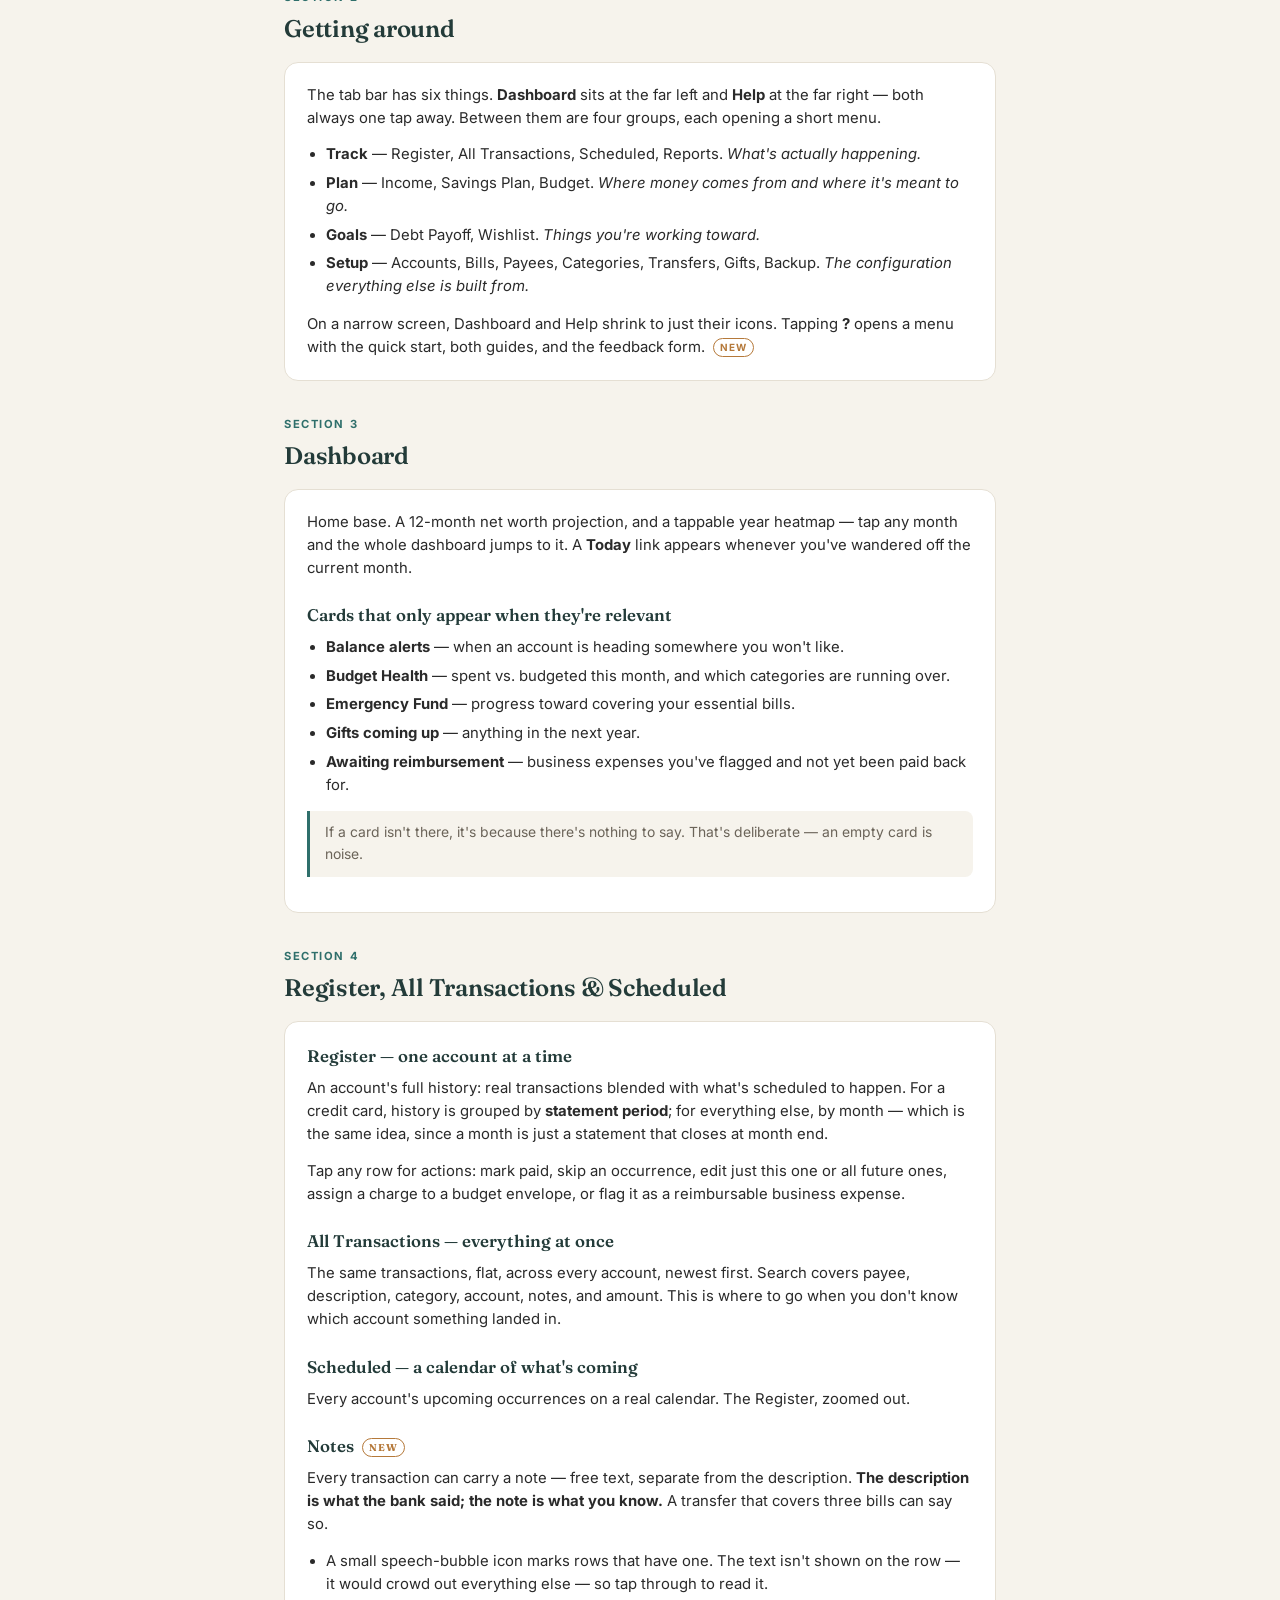
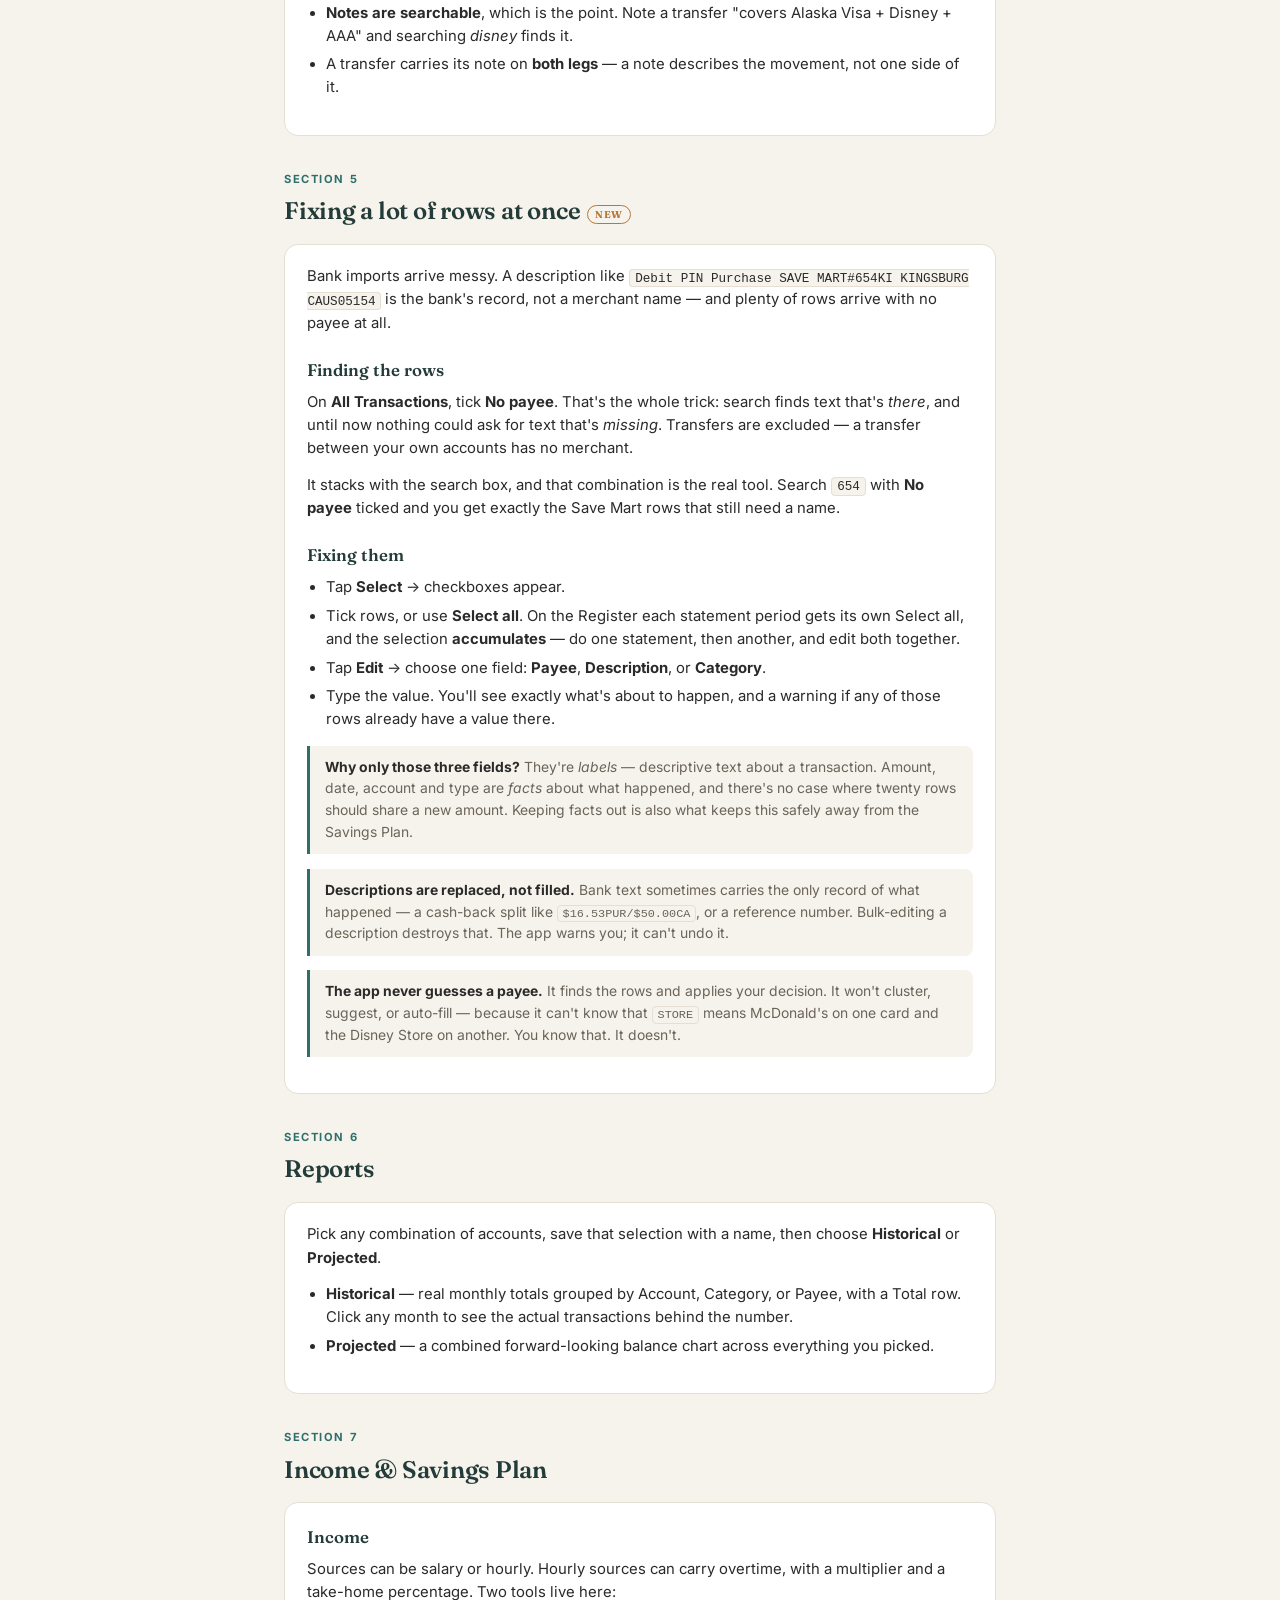
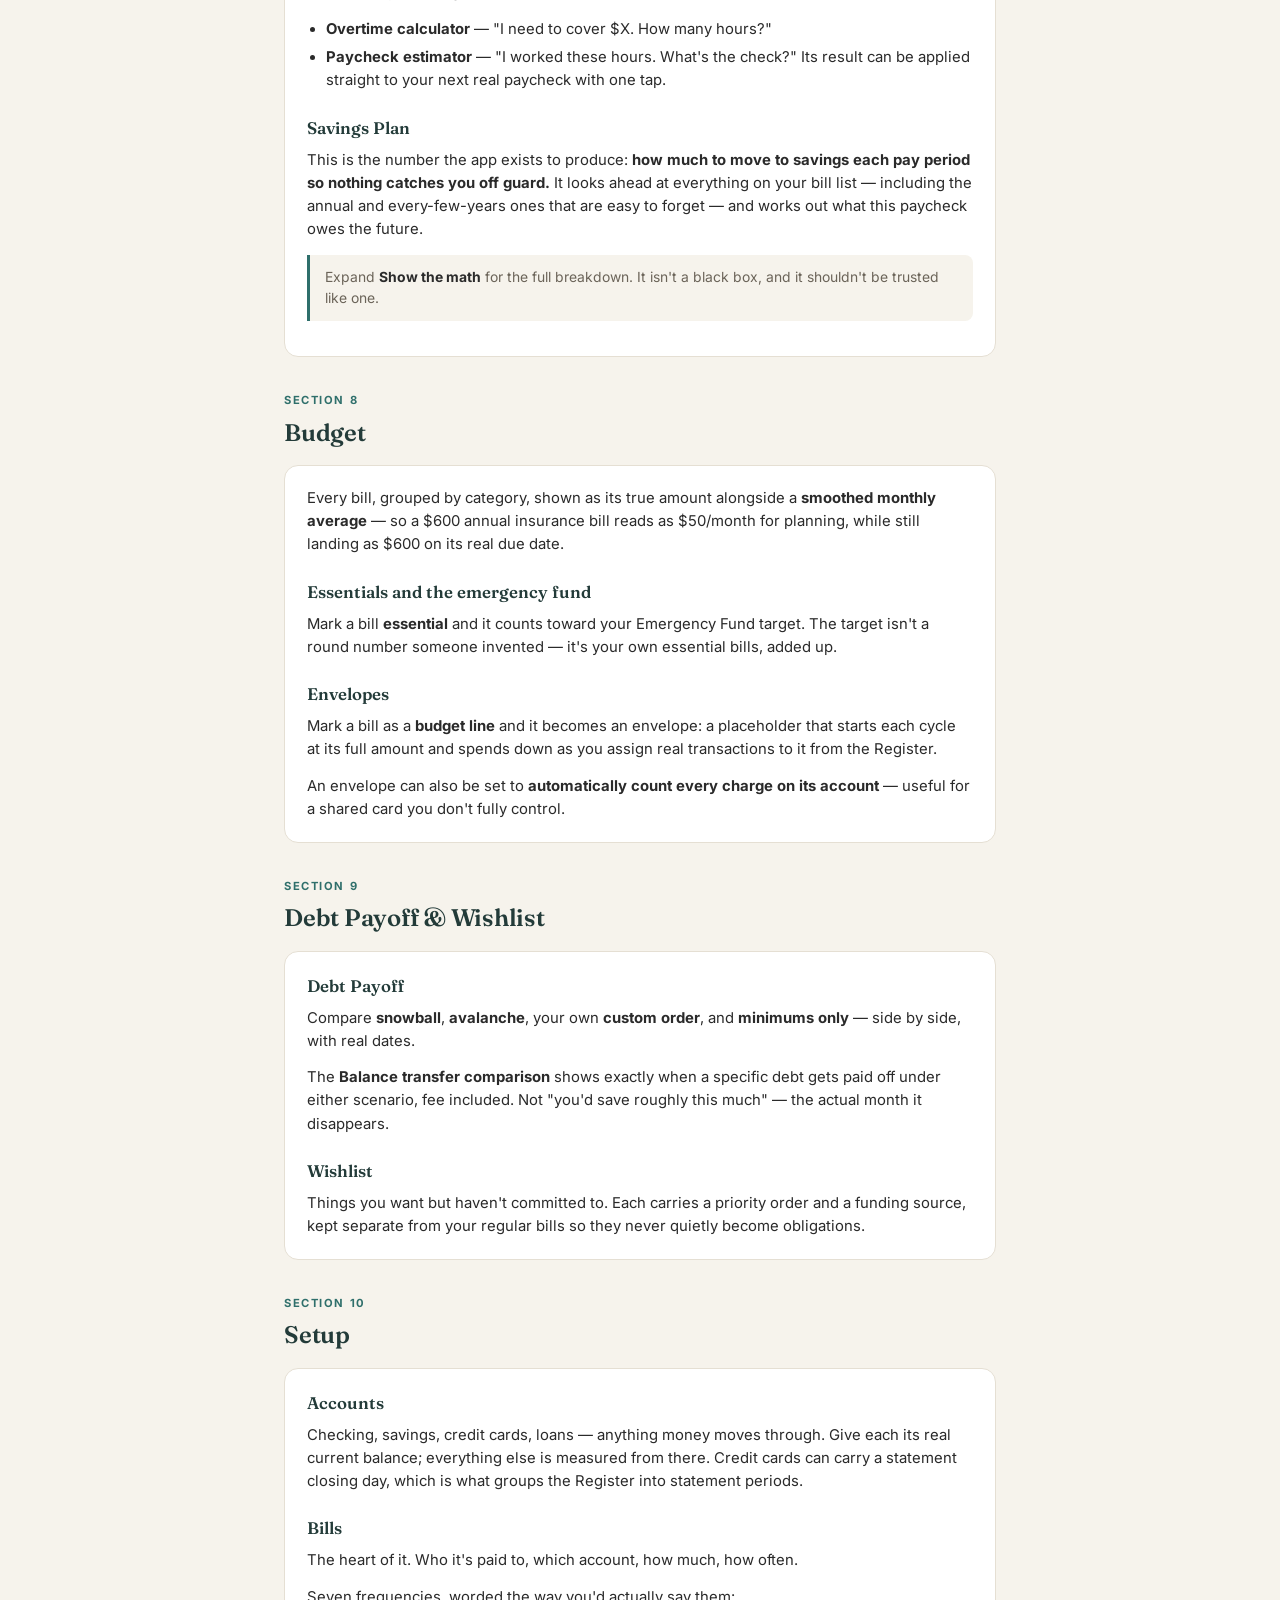
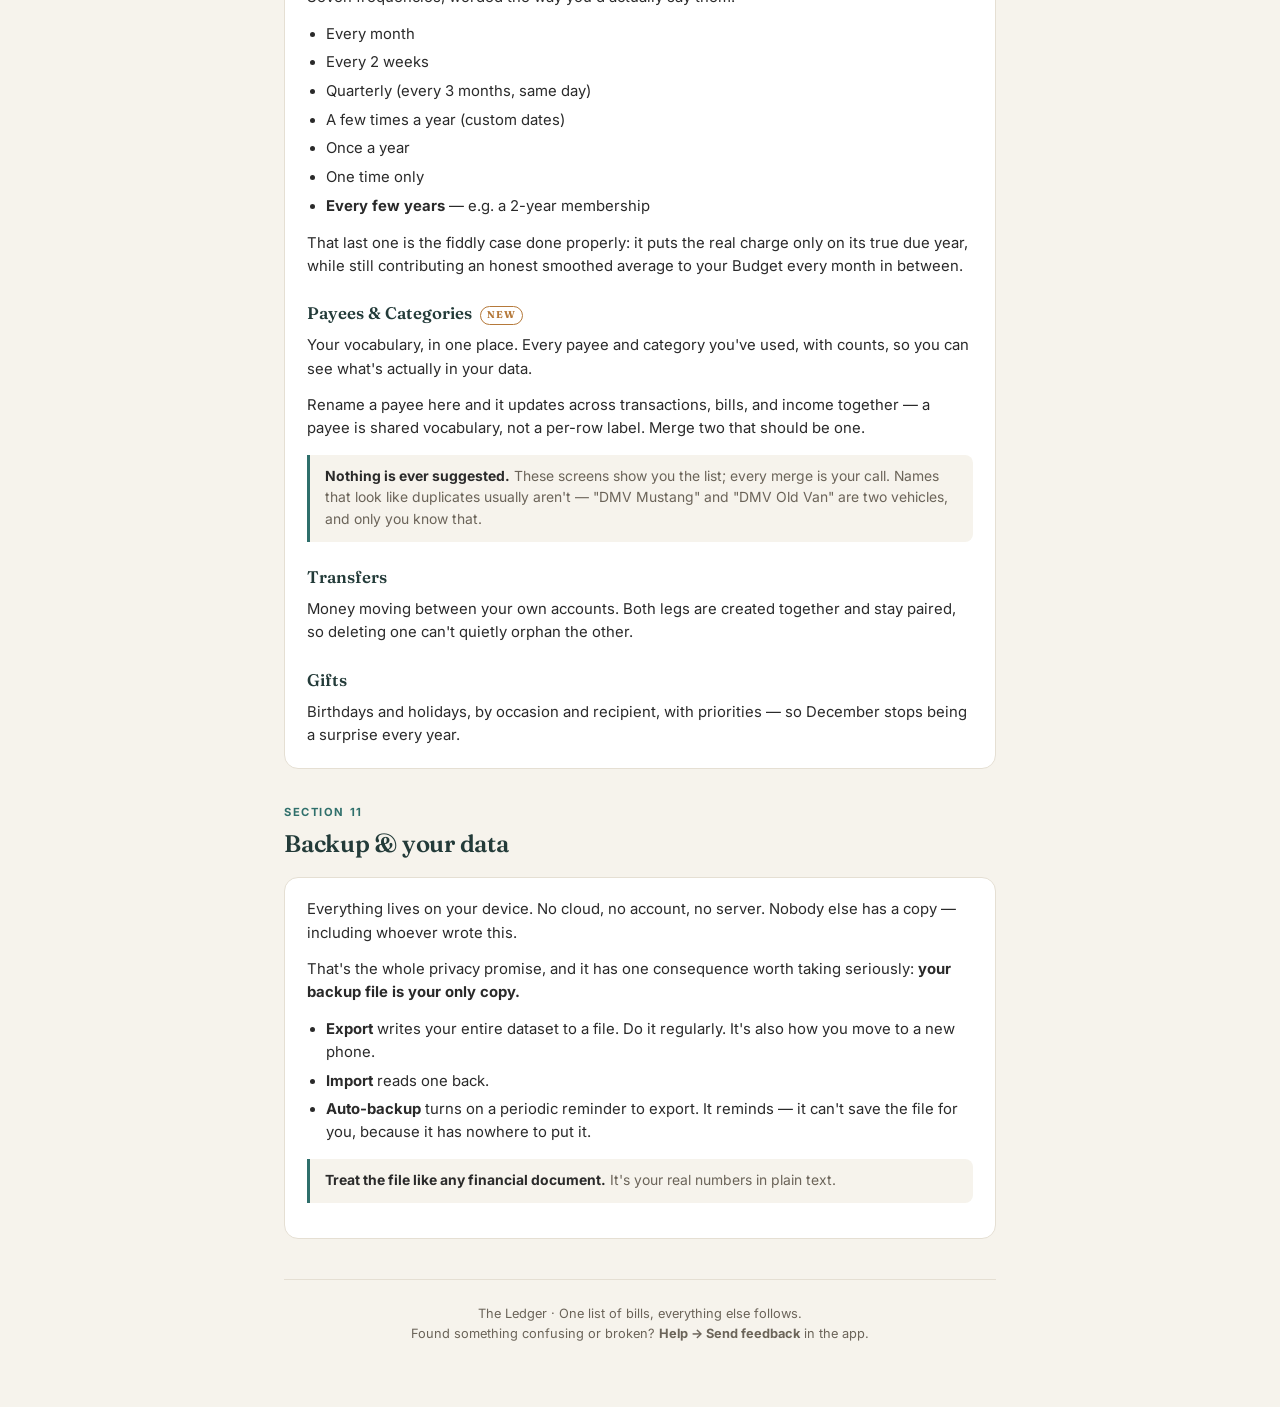
<file: user-guide.html>
<!DOCTYPE html>
<html lang="en">
<head>
<meta charset="UTF-8" />
<meta name="viewport" content="width=device-width, initial-scale=1" />
<title>The Ledger — User Guide</title>
<link rel="preconnect" href="https://fonts.googleapis.com">
<link rel="preconnect" href="https://fonts.gstatic.com" crossorigin>
<link href="https://fonts.googleapis.com/css2?family=Fraunces:opsz,wght@9..144,400;9..144,500;9..144,600;9..144,700&family=Inter:wght@400;500;600;700&display=swap" rel="stylesheet">
<style>
  :root {
    --dark: #233b39;
    --brand: #2f6f6b;
    --cream: #f6f3ec;
    --paper: #ffffff;
    --rule: #e5dfd3;
    --ink: #2a2a2a;
    --ink-light: #6b6459;
    --flag: #b5793a;
  }
  * { box-sizing: border-box; }
  body {
    margin: 0;
    background: var(--cream);
    color: var(--ink);
    font-family: 'Inter', -apple-system, sans-serif;
    line-height: 1.55;
  }
  .header {
    background: var(--dark);
    color: var(--cream);
    padding: 2.5rem 1.5rem 2rem;
    position: relative;
    overflow: hidden;
  }
  .header::after {
    content: "";
    position: absolute;
    left: 0; right: 0; bottom: 0;
    height: 28px;
    background-image: repeating-linear-gradient(to bottom, transparent 0, transparent 6px, rgba(246,243,236,0.06) 6px, rgba(246,243,236,0.06) 7px);
  }
  .header-inner { max-width: 760px; margin: 0 auto; }
  .eyebrow {
    font-size: 0.75rem; letter-spacing: 0.08em; text-transform: uppercase;
    color: #9fb8b4; margin: 0 0 0.5rem; font-weight: 600;
  }
  h1 {
    font-family: 'Fraunces', serif; font-weight: 600; font-size: 2.1rem;
    margin: 0 0 0.5rem; letter-spacing: -0.01em;
  }
  .header p.sub { margin: 0; color: #c9d6d3; font-size: 0.95rem; max-width: 52ch; }
  .header .ver { margin: 0.9rem 0 0; color: #7e9b97; font-size: 0.8rem; }

  main { max-width: 760px; margin: 0 auto; padding: 1.5rem 1.5rem 4rem; }

  .thesis {
    background: var(--dark); color: var(--cream);
    border-radius: 14px; padding: 1.4rem 1.5rem; margin: 0 0 1.5rem;
  }
  .thesis b { color: #fff; }
  .thesis p { margin: 0; font-size: 0.95rem; color: #d7e2e0; }
  .thesis p + p { margin-top: 0.7rem; }

  .toc {
    background: var(--paper); border: 1px solid var(--rule);
    border-radius: 14px; padding: 1.2rem 1.4rem; margin: 0 0 2rem;
  }
  .toc h2 {
    font-family: 'Fraunces', serif; font-size: 1.1rem; font-weight: 600;
    margin: 0 0 0.8rem; color: var(--dark);
  }
  .toc ol { margin: 0; padding-left: 1.3rem; }
  .toc li { margin: 0.45rem 0; font-size: 0.92rem; }
  .toc a { color: var(--brand); text-decoration: none; font-weight: 500; }
  .toc a:hover { text-decoration: underline; }
  .toc .what { color: var(--ink-light); font-weight: 400; }

  section.sec { margin: 0 0 2.2rem; scroll-margin-top: 1rem; }
  .sec-num {
    font-size: 0.7rem; letter-spacing: 0.14em; text-transform: uppercase;
    color: var(--brand); font-weight: 700; margin: 0 0 0.25rem;
  }
  h2.sec-title {
    font-family: 'Fraunces', serif; font-size: 1.5rem; font-weight: 600;
    margin: 0 0 0.9rem; color: var(--dark); letter-spacing: -0.01em;
  }
  .card {
    background: var(--paper); border: 1px solid var(--rule);
    border-radius: 14px; padding: 1.3rem 1.4rem;
  }
  .card p { margin: 0 0 0.85rem; font-size: 0.93rem; }
  .card p:last-child { margin-bottom: 0; }
  h3 {
    font-family: 'Fraunces', serif; font-size: 1.05rem; font-weight: 600;
    margin: 1.4rem 0 0.5rem; color: var(--dark);
  }
  .card > h3:first-child { margin-top: 0; }
  ul.list { margin: 0 0 0.9rem; padding-left: 1.15rem; }
  ul.list li { margin: 0.35rem 0; font-size: 0.93rem; }
  .note {
    background: var(--cream); border-left: 3px solid var(--brand);
    padding: 0.7rem 0.9rem; border-radius: 0 8px 8px 0;
    font-size: 0.87rem; color: var(--ink-light); margin: 0.9rem 0;
  }
  .note b { color: var(--ink); }
  .newflag {
    display: inline-block; font-size: 0.62rem; letter-spacing: 0.08em;
    text-transform: uppercase; font-weight: 700; color: var(--flag);
    border: 1px solid var(--flag); border-radius: 999px;
    padding: 0.05rem 0.4rem; margin-left: 0.45rem; vertical-align: 0.1em;
  }
  code {
    background: var(--cream); border: 1px solid var(--rule);
    border-radius: 4px; padding: 0.05rem 0.3rem; font-size: 0.85em;
  }
  .foot {
    text-align: center; color: var(--ink-light); font-size: 0.8rem;
    margin-top: 2.5rem; padding-top: 1.5rem; border-top: 1px solid var(--rule);
  }
  @media (max-width: 600px) {
    h1 { font-size: 1.7rem; }
    h2.sec-title { font-size: 1.25rem; }
    main { padding: 1.2rem 1rem 3rem; }
    .card { padding: 1.1rem 1.1rem; }
  }
</style>
</head>
<body>

<div class="header">
  <div class="header-inner">
    <p class="eyebrow">The Ledger — Proof of Solvency</p>
    <h1>User Guide</h1>
    <p class="sub">One list of bills — everything else follows. What each screen does, and why it works the way it does.</p>
    <p class="ver">v1.0-beta · Updated July 2026</p>
  </div>
</div>

<main>

  <div class="thesis">
    <p><b>The one idea worth knowing.</b> Almost everything in The Ledger is generated from a single thing: your list of bills. Add a bill once — who it's paid to, which account, how much, how often — and the app builds your Upcoming list, your Savings Plan, your Budget, your Dashboard projections, and your account statements from that one source.</p>
    <p>There is no second place to enter the same information. <b>If a number looks wrong anywhere, the fix almost always lives in the bill itself.</b></p>
  </div>

  <div class="toc">
    <h2>Contents</h2>
    <ol>
      <li><a href="#install">Installing it</a> <span class="what">— putting it on your phone or computer</span></li>
      <li><a href="#around">Getting around</a> <span class="what">— the six things in the tab bar</span></li>
      <li><a href="#dashboard">Dashboard</a> <span class="what">— home base, and the cards that only appear when they matter</span></li>
      <li><a href="#register">Register, All Transactions &amp; Scheduled</a> <span class="what">— what's actually happening</span></li>
      <li><a href="#bulk">Fixing a lot of rows at once</a> <span class="what">— the No payee filter and bulk edit</span></li>
      <li><a href="#reports">Reports</a> <span class="what">— historical totals and forward projections</span></li>
      <li><a href="#income">Income &amp; Savings Plan</a> <span class="what">— the number this app exists to give you</span></li>
      <li><a href="#budget">Budget</a> <span class="what">— envelopes, smoothed averages, the emergency fund</span></li>
      <li><a href="#goals">Debt Payoff &amp; Wishlist</a> <span class="what">— things you're working toward</span></li>
      <li><a href="#setup">Setup</a> <span class="what">— accounts, bills, payees, categories, transfers, gifts</span></li>
      <li><a href="#backup">Backup &amp; your data</a> <span class="what">— where it lives and how to keep it</span></li>
    </ol>
  </div>

  <section class="sec" id="install">
    <p class="sec-num">Section 1</p>
    <h2 class="sec-title">Installing it</h2>
    <div class="card">
      <p>The Ledger installs like a normal app on any device — its own icon, full screen, and it works with no connection once you've opened it once.</p>
      <h3>iPhone &amp; iPad — Safari</h3>
      <ul class="list">
        <li>Open the link in <b>Safari</b> (not Chrome — on iOS only Safari can install apps).</li>
        <li>Tap the <b>Share</b> button — the square with an up-arrow.</li>
        <li>Scroll down, tap <b>Add to Home Screen</b>, then <b>Add</b>.</li>
      </ul>
      <h3>Android — Chrome</h3>
      <ul class="list">
        <li>Open the link in Chrome.</li>
        <li>Tap the <b>⋮</b> menu, then <b>Install app</b> or <b>Add to Home screen</b>.</li>
      </ul>
      <h3>Desktop</h3>
      <p>Chrome and Edge show an install icon in the address bar. Or just use it in a browser tab — nothing is lost either way.</p>
      <div class="note">
        <b>Your data never leaves your device.</b> There is no cloud, no account, and nothing to sign up for. That's the deal: complete privacy, and the responsibility that comes with it. <b>Your backup file is your only copy</b> — see <a href="#backup">Backup</a>.
      </div>
    </div>
  </section>

  <section class="sec" id="around">
    <p class="sec-num">Section 2</p>
    <h2 class="sec-title">Getting around</h2>
    <div class="card">
      <p>The tab bar has six things. <b>Dashboard</b> sits at the far left and <b>Help</b> at the far right — both always one tap away. Between them are four groups, each opening a short menu.</p>
      <ul class="list">
        <li><b>Track</b> — Register, All Transactions, Scheduled, Reports. <i>What's actually happening.</i></li>
        <li><b>Plan</b> — Income, Savings Plan, Budget. <i>Where money comes from and where it's meant to go.</i></li>
        <li><b>Goals</b> — Debt Payoff, Wishlist. <i>Things you're working toward.</i></li>
        <li><b>Setup</b> — Accounts, Bills, Payees, Categories, Transfers, Gifts, Backup. <i>The configuration everything else is built from.</i></li>
      </ul>
      <p>On a narrow screen, Dashboard and Help shrink to just their icons. Tapping <b>?</b> opens a menu with the quick start, both guides, and the feedback form.<span class="newflag">new</span></p>
    </div>
  </section>

  <section class="sec" id="dashboard">
    <p class="sec-num">Section 3</p>
    <h2 class="sec-title">Dashboard</h2>
    <div class="card">
      <p>Home base. A 12-month net worth projection, and a tappable year heatmap — tap any month and the whole dashboard jumps to it. A <b>Today</b> link appears whenever you've wandered off the current month.</p>
      <h3>Cards that only appear when they're relevant</h3>
      <ul class="list">
        <li><b>Balance alerts</b> — when an account is heading somewhere you won't like.</li>
        <li><b>Budget Health</b> — spent vs. budgeted this month, and which categories are running over.</li>
        <li><b>Emergency Fund</b> — progress toward covering your essential bills.</li>
        <li><b>Gifts coming up</b> — anything in the next year.</li>
        <li><b>Awaiting reimbursement</b> — business expenses you've flagged and not yet been paid back for.</li>
      </ul>
      <div class="note">If a card isn't there, it's because there's nothing to say. That's deliberate — an empty card is noise.</div>
    </div>
  </section>

  <section class="sec" id="register">
    <p class="sec-num">Section 4</p>
    <h2 class="sec-title">Register, All Transactions &amp; Scheduled</h2>
    <div class="card">
      <h3>Register — one account at a time</h3>
      <p>An account's full history: real transactions blended with what's scheduled to happen. For a credit card, history is grouped by <b>statement period</b>; for everything else, by month — which is the same idea, since a month is just a statement that closes at month end.</p>
      <p>Tap any row for actions: mark paid, skip an occurrence, edit just this one or all future ones, assign a charge to a budget envelope, or flag it as a reimbursable business expense.</p>

      <h3>All Transactions — everything at once</h3>
      <p>The same transactions, flat, across every account, newest first. Search covers payee, description, category, account, notes, and amount. This is where to go when you don't know which account something landed in.</p>

      <h3>Scheduled — a calendar of what's coming</h3>
      <p>Every account's upcoming occurrences on a real calendar. The Register, zoomed out.</p>

      <h3>Notes<span class="newflag">new</span></h3>
      <p>Every transaction can carry a note — free text, separate from the description. <b>The description is what the bank said; the note is what you know.</b> A transfer that covers three bills can say so.</p>
      <ul class="list">
        <li>A small speech-bubble icon marks rows that have one. The text isn't shown on the row — it would crowd out everything else — so tap through to read it.</li>
        <li><b>Notes are searchable</b>, which is the point. Note a transfer "covers Alaska Visa + Disney + AAA" and searching <i>disney</i> finds it.</li>
        <li>A transfer carries its note on <b>both legs</b> — a note describes the movement, not one side of it.</li>
      </ul>
    </div>
  </section>

  <section class="sec" id="bulk">
    <p class="sec-num">Section 5</p>
    <h2 class="sec-title">Fixing a lot of rows at once<span class="newflag">new</span></h2>
    <div class="card">
      <p>Bank imports arrive messy. A description like <code>Debit PIN Purchase SAVE MART#654KI KINGSBURG CAUS05154</code> is the bank's record, not a merchant name — and plenty of rows arrive with no payee at all.</p>

      <h3>Finding the rows</h3>
      <p>On <b>All Transactions</b>, tick <b>No payee</b>. That's the whole trick: search finds text that's <i>there</i>, and until now nothing could ask for text that's <i>missing</i>. Transfers are excluded — a transfer between your own accounts has no merchant.</p>
      <p>It stacks with the search box, and that combination is the real tool. Search <code>654</code> with <b>No payee</b> ticked and you get exactly the Save Mart rows that still need a name.</p>

      <h3>Fixing them</h3>
      <ul class="list">
        <li>Tap <b>Select</b> → checkboxes appear.</li>
        <li>Tick rows, or use <b>Select all</b>. On the Register each statement period gets its own Select all, and the selection <b>accumulates</b> — do one statement, then another, and edit both together.</li>
        <li>Tap <b>Edit</b> → choose one field: <b>Payee</b>, <b>Description</b>, or <b>Category</b>.</li>
        <li>Type the value. You'll see exactly what's about to happen, and a warning if any of those rows already have a value there.</li>
      </ul>

      <div class="note">
        <b>Why only those three fields?</b> They're <i>labels</i> — descriptive text about a transaction. Amount, date, account and type are <i>facts</i> about what happened, and there's no case where twenty rows should share a new amount. Keeping facts out is also what keeps this safely away from the Savings Plan.
      </div>
      <div class="note">
        <b>Descriptions are replaced, not filled.</b> Bank text sometimes carries the only record of what happened — a cash-back split like <code>$16.53PUR/$50.00CA</code>, or a reference number. Bulk-editing a description destroys that. The app warns you; it can't undo it.
      </div>
      <div class="note">
        <b>The app never guesses a payee.</b> It finds the rows and applies your decision. It won't cluster, suggest, or auto-fill — because it can't know that <code>STORE</code> means McDonald's on one card and the Disney Store on another. You know that. It doesn't.
      </div>
    </div>
  </section>

  <section class="sec" id="reports">
    <p class="sec-num">Section 6</p>
    <h2 class="sec-title">Reports</h2>
    <div class="card">
      <p>Pick any combination of accounts, save that selection with a name, then choose <b>Historical</b> or <b>Projected</b>.</p>
      <ul class="list">
        <li><b>Historical</b> — real monthly totals grouped by Account, Category, or Payee, with a Total row. Click any month to see the actual transactions behind the number.</li>
        <li><b>Projected</b> — a combined forward-looking balance chart across everything you picked.</li>
      </ul>
    </div>
  </section>

  <section class="sec" id="income">
    <p class="sec-num">Section 7</p>
    <h2 class="sec-title">Income &amp; Savings Plan</h2>
    <div class="card">
      <h3>Income</h3>
      <p>Sources can be salary or hourly. Hourly sources can carry overtime, with a multiplier and a take-home percentage. Two tools live here:</p>
      <ul class="list">
        <li><b>Overtime calculator</b> — "I need to cover $X. How many hours?"</li>
        <li><b>Paycheck estimator</b> — "I worked these hours. What's the check?" Its result can be applied straight to your next real paycheck with one tap.</li>
      </ul>

      <h3>Savings Plan</h3>
      <p>This is the number the app exists to produce: <b>how much to move to savings each pay period so nothing catches you off guard.</b> It looks ahead at everything on your bill list — including the annual and every-few-years ones that are easy to forget — and works out what this paycheck owes the future.</p>
      <div class="note">Expand <b>Show the math</b> for the full breakdown. It isn't a black box, and it shouldn't be trusted like one.</div>
    </div>
  </section>

  <section class="sec" id="budget">
    <p class="sec-num">Section 8</p>
    <h2 class="sec-title">Budget</h2>
    <div class="card">
      <p>Every bill, grouped by category, shown as its true amount alongside a <b>smoothed monthly average</b> — so a $600 annual insurance bill reads as $50/month for planning, while still landing as $600 on its real due date.</p>
      <h3>Essentials and the emergency fund</h3>
      <p>Mark a bill <b>essential</b> and it counts toward your Emergency Fund target. The target isn't a round number someone invented — it's your own essential bills, added up.</p>
      <h3>Envelopes</h3>
      <p>Mark a bill as a <b>budget line</b> and it becomes an envelope: a placeholder that starts each cycle at its full amount and spends down as you assign real transactions to it from the Register.</p>
      <p>An envelope can also be set to <b>automatically count every charge on its account</b> — useful for a shared card you don't fully control.</p>
    </div>
  </section>

  <section class="sec" id="goals">
    <p class="sec-num">Section 9</p>
    <h2 class="sec-title">Debt Payoff &amp; Wishlist</h2>
    <div class="card">
      <h3>Debt Payoff</h3>
      <p>Compare <b>snowball</b>, <b>avalanche</b>, your own <b>custom order</b>, and <b>minimums only</b> — side by side, with real dates.</p>
      <p>The <b>Balance transfer comparison</b> shows exactly when a specific debt gets paid off under either scenario, fee included. Not "you'd save roughly this much" — the actual month it disappears.</p>
      <h3>Wishlist</h3>
      <p>Things you want but haven't committed to. Each carries a priority order and a funding source, kept separate from your regular bills so they never quietly become obligations.</p>
    </div>
  </section>

  <section class="sec" id="setup">
    <p class="sec-num">Section 10</p>
    <h2 class="sec-title">Setup</h2>
    <div class="card">
      <h3>Accounts</h3>
      <p>Checking, savings, credit cards, loans — anything money moves through. Give each its real current balance; everything else is measured from there. Credit cards can carry a statement closing day, which is what groups the Register into statement periods.</p>

      <h3>Bills</h3>
      <p>The heart of it. Who it's paid to, which account, how much, how often.</p>
      <p>Seven frequencies, worded the way you'd actually say them:</p>
      <ul class="list">
        <li>Every month</li>
        <li>Every 2 weeks</li>
        <li>Quarterly (every 3 months, same day)</li>
        <li>A few times a year (custom dates)</li>
        <li>Once a year</li>
        <li>One time only</li>
        <li><b>Every few years</b> — e.g. a 2-year membership</li>
      </ul>
      <p>That last one is the fiddly case done properly: it puts the real charge only on its true due year, while still contributing an honest smoothed average to your Budget every month in between.</p>

      <h3>Payees &amp; Categories<span class="newflag">new</span></h3>
      <p>Your vocabulary, in one place. Every payee and category you've used, with counts, so you can see what's actually in your data.</p>
      <p>Rename a payee here and it updates across transactions, bills, and income together — a payee is shared vocabulary, not a per-row label. Merge two that should be one.</p>
      <div class="note"><b>Nothing is ever suggested.</b> These screens show you the list; every merge is your call. Names that look like duplicates usually aren't — "DMV Mustang" and "DMV Old Van" are two vehicles, and only you know that.</div>

      <h3>Transfers</h3>
      <p>Money moving between your own accounts. Both legs are created together and stay paired, so deleting one can't quietly orphan the other.</p>

      <h3>Gifts</h3>
      <p>Birthdays and holidays, by occasion and recipient, with priorities — so December stops being a surprise every year.</p>
    </div>
  </section>

  <section class="sec" id="backup">
    <p class="sec-num">Section 11</p>
    <h2 class="sec-title">Backup &amp; your data</h2>
    <div class="card">
      <p>Everything lives on your device. No cloud, no account, no server. Nobody else has a copy — including whoever wrote this.</p>
      <p>That's the whole privacy promise, and it has one consequence worth taking seriously: <b>your backup file is your only copy.</b></p>
      <ul class="list">
        <li><b>Export</b> writes your entire dataset to a file. Do it regularly. It's also how you move to a new phone.</li>
        <li><b>Import</b> reads one back.</li>
        <li><b>Auto-backup</b> turns on a periodic reminder to export. It reminds — it can't save the file for you, because it has nowhere to put it.</li>
      </ul>
      <div class="note"><b>Treat the file like any financial document.</b> It's your real numbers in plain text.</div>
    </div>
  </section>

  <div class="foot">
    The Ledger · One list of bills, everything else follows.<br>
    Found something confusing or broken? <b>Help → Send feedback</b> in the app.
  </div>

</main>
</body>
</html>
</file>
